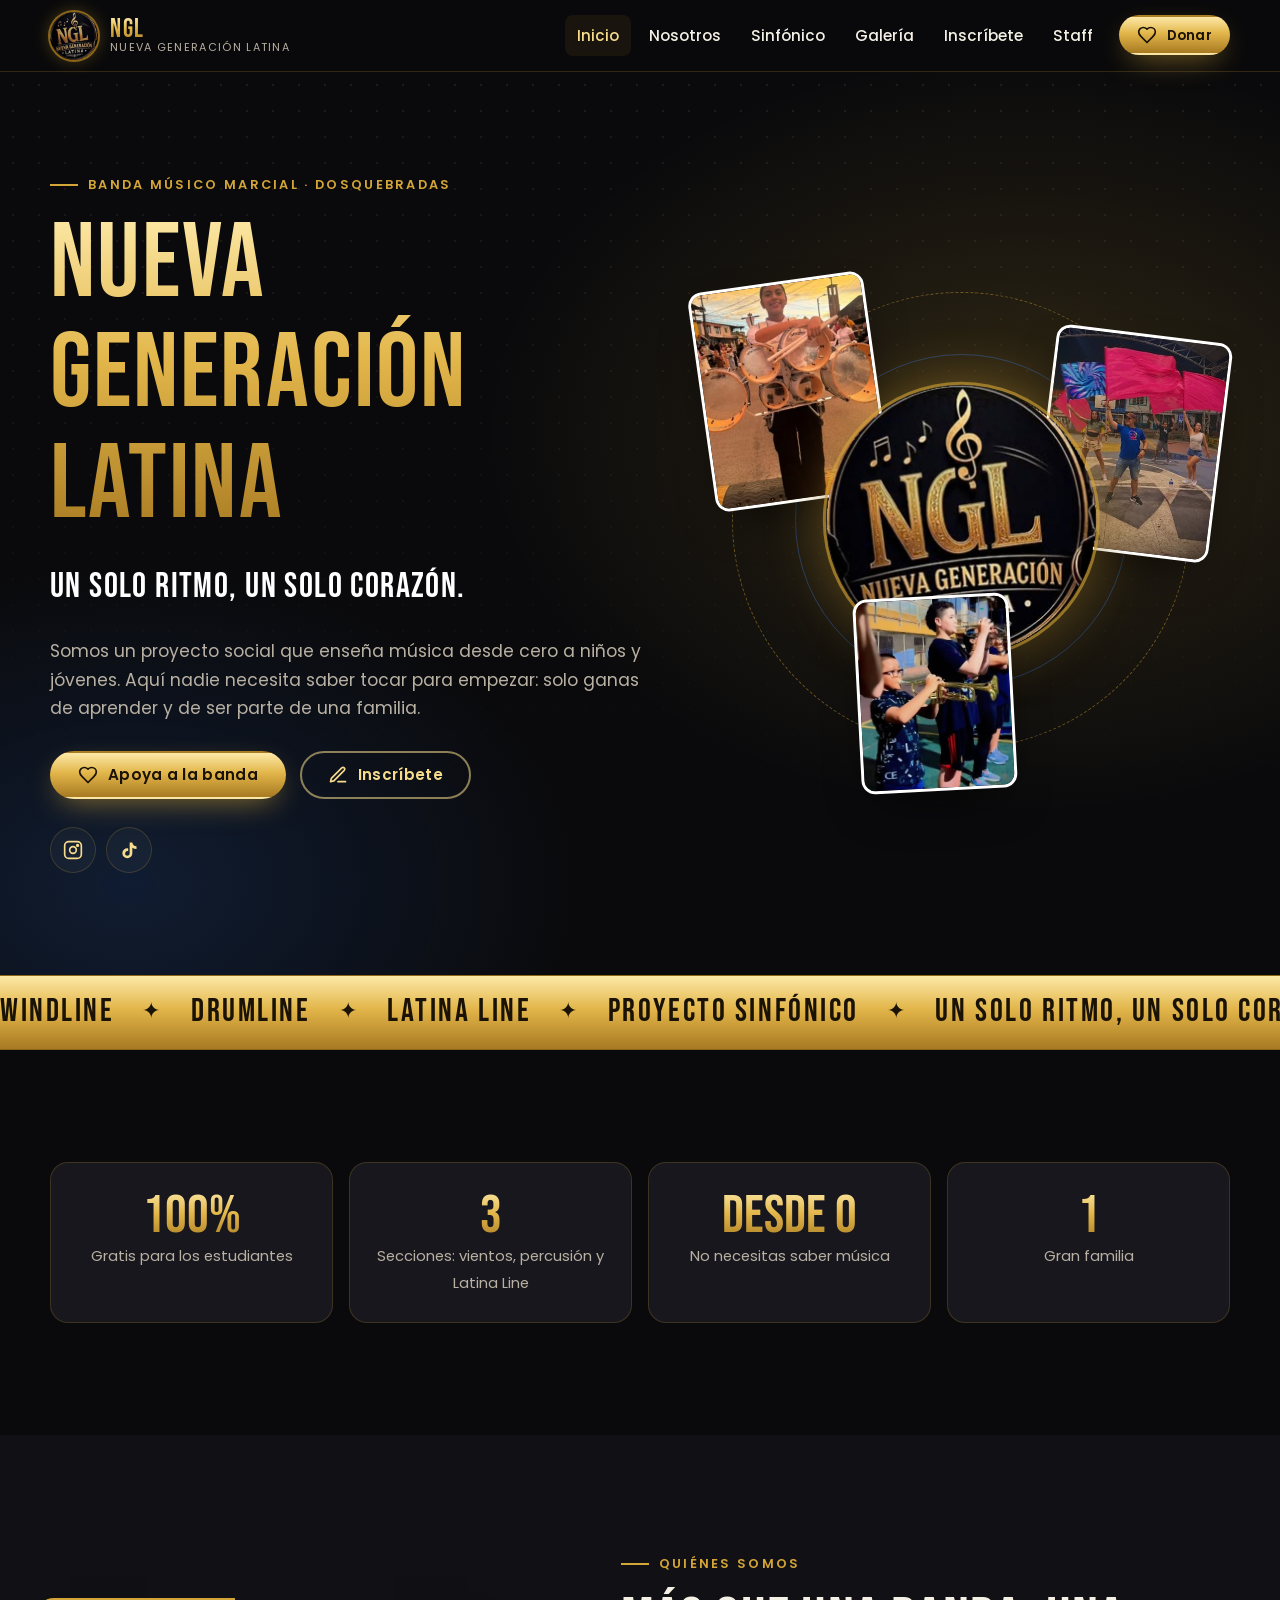
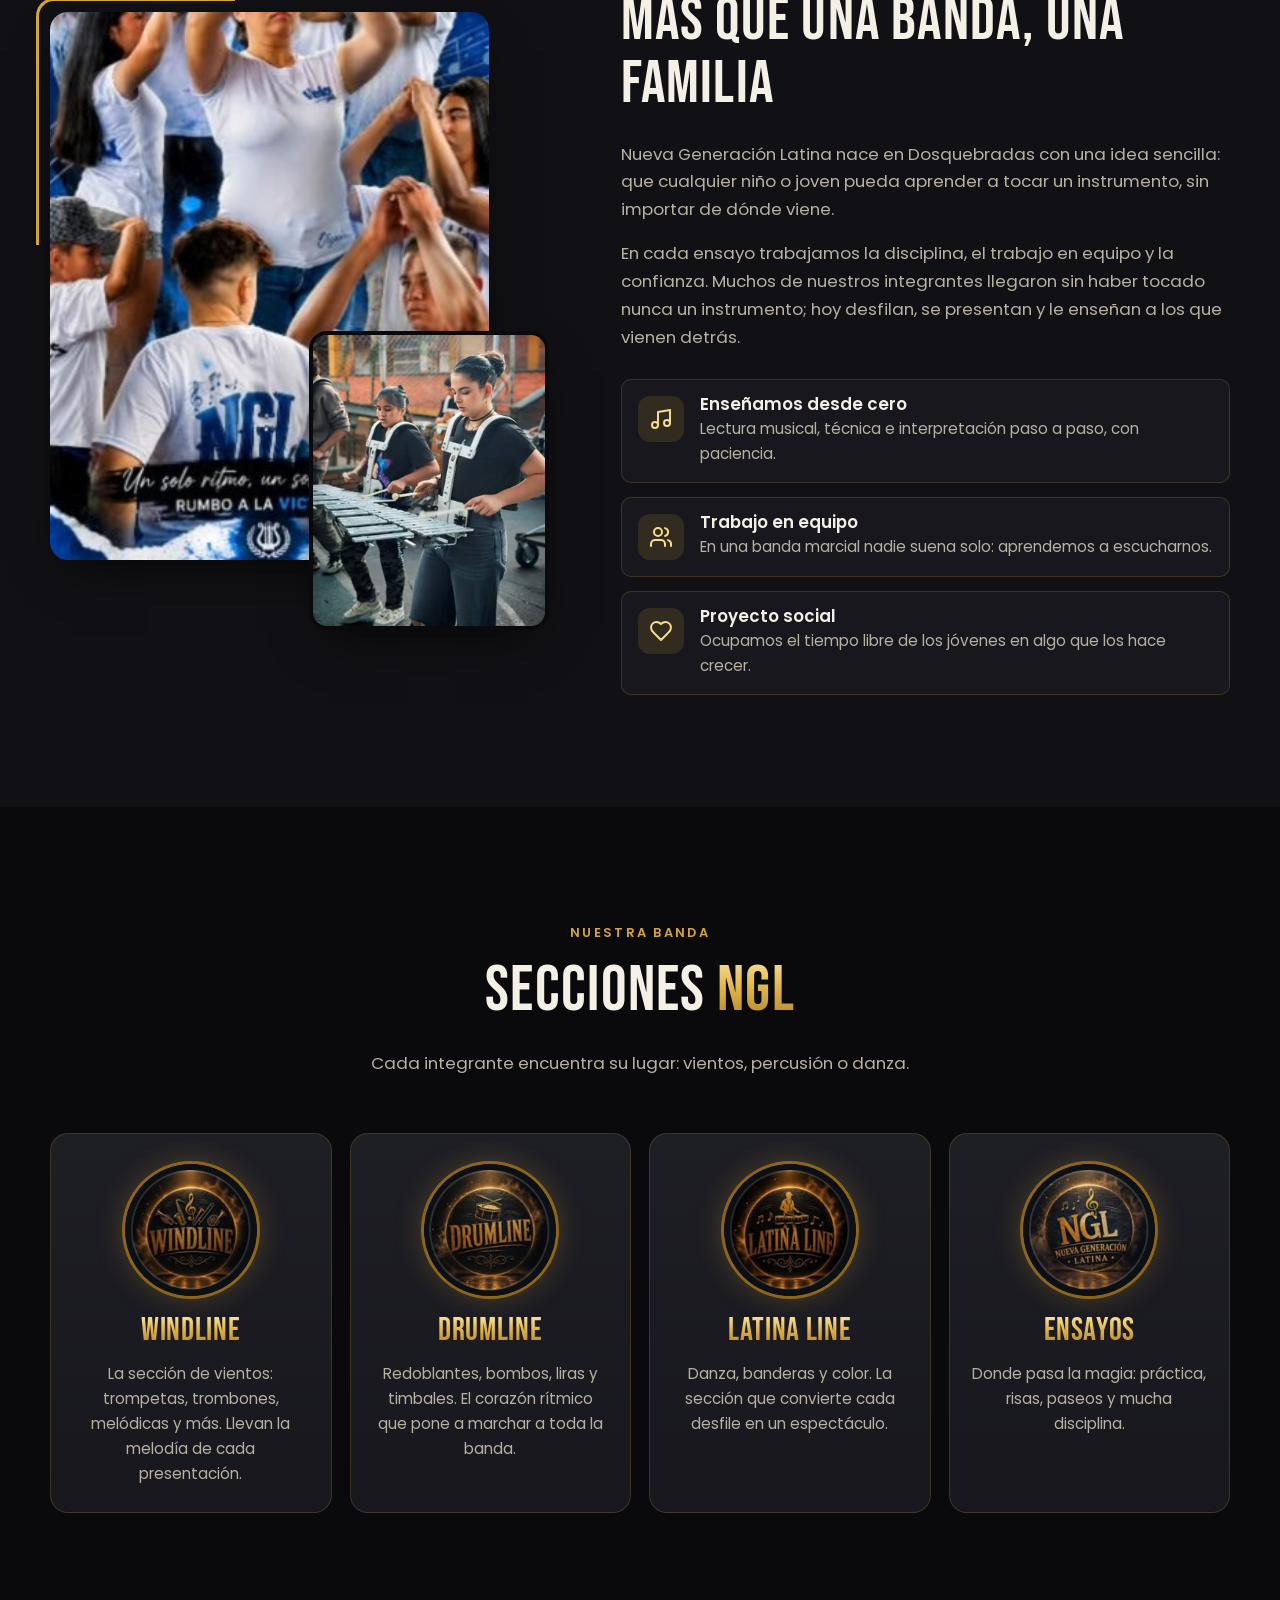
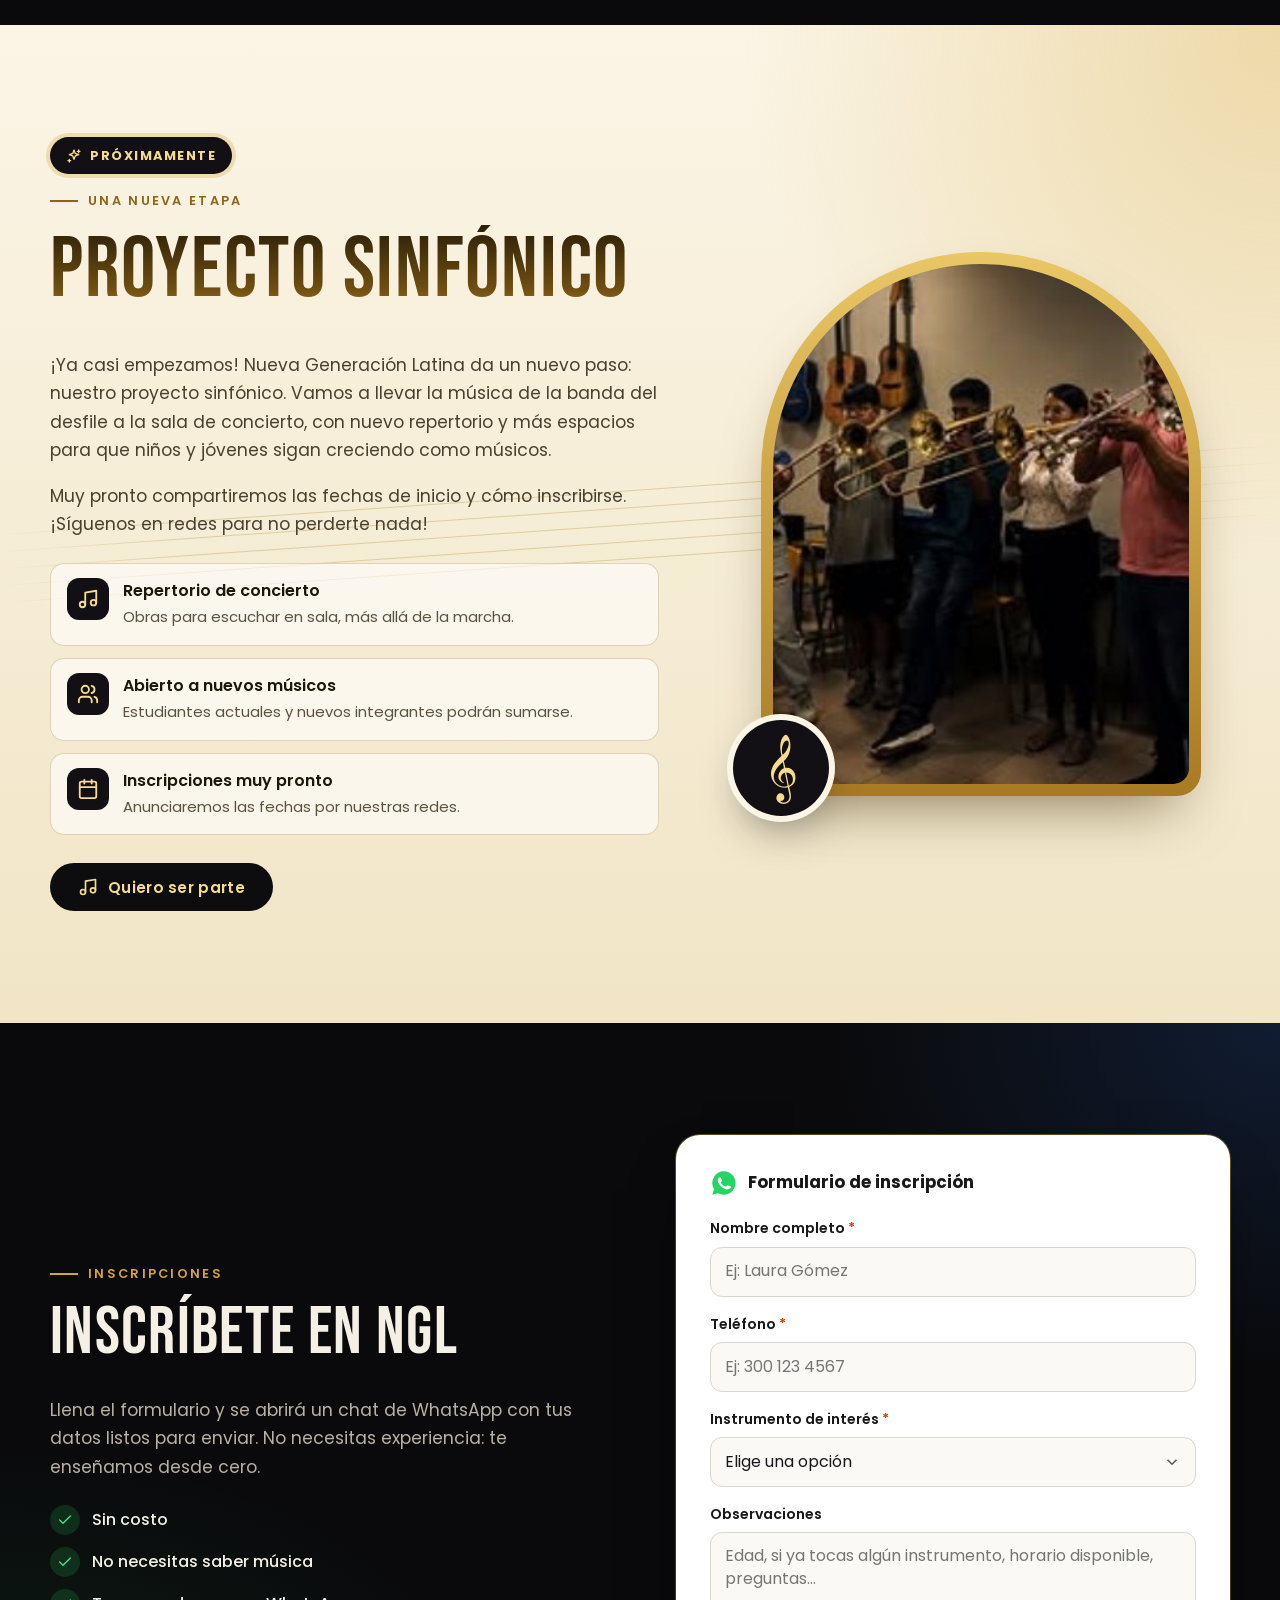
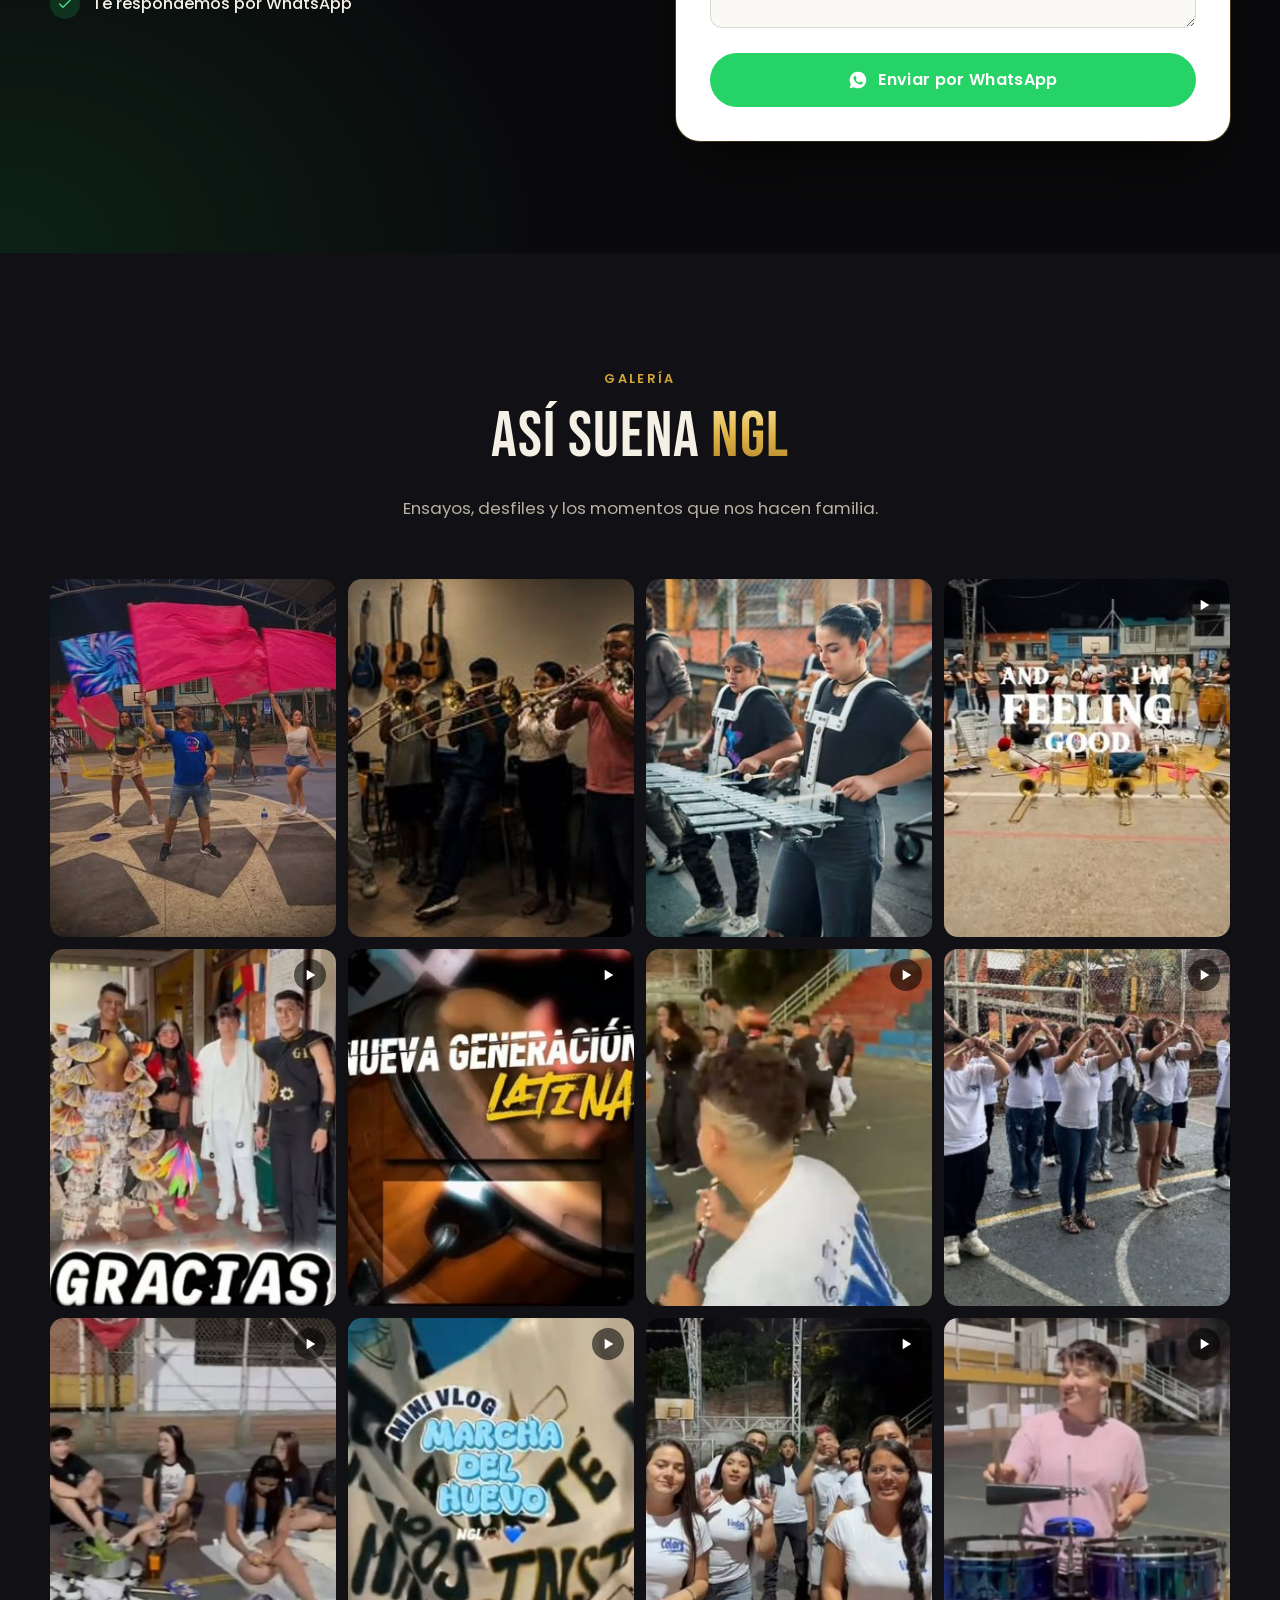
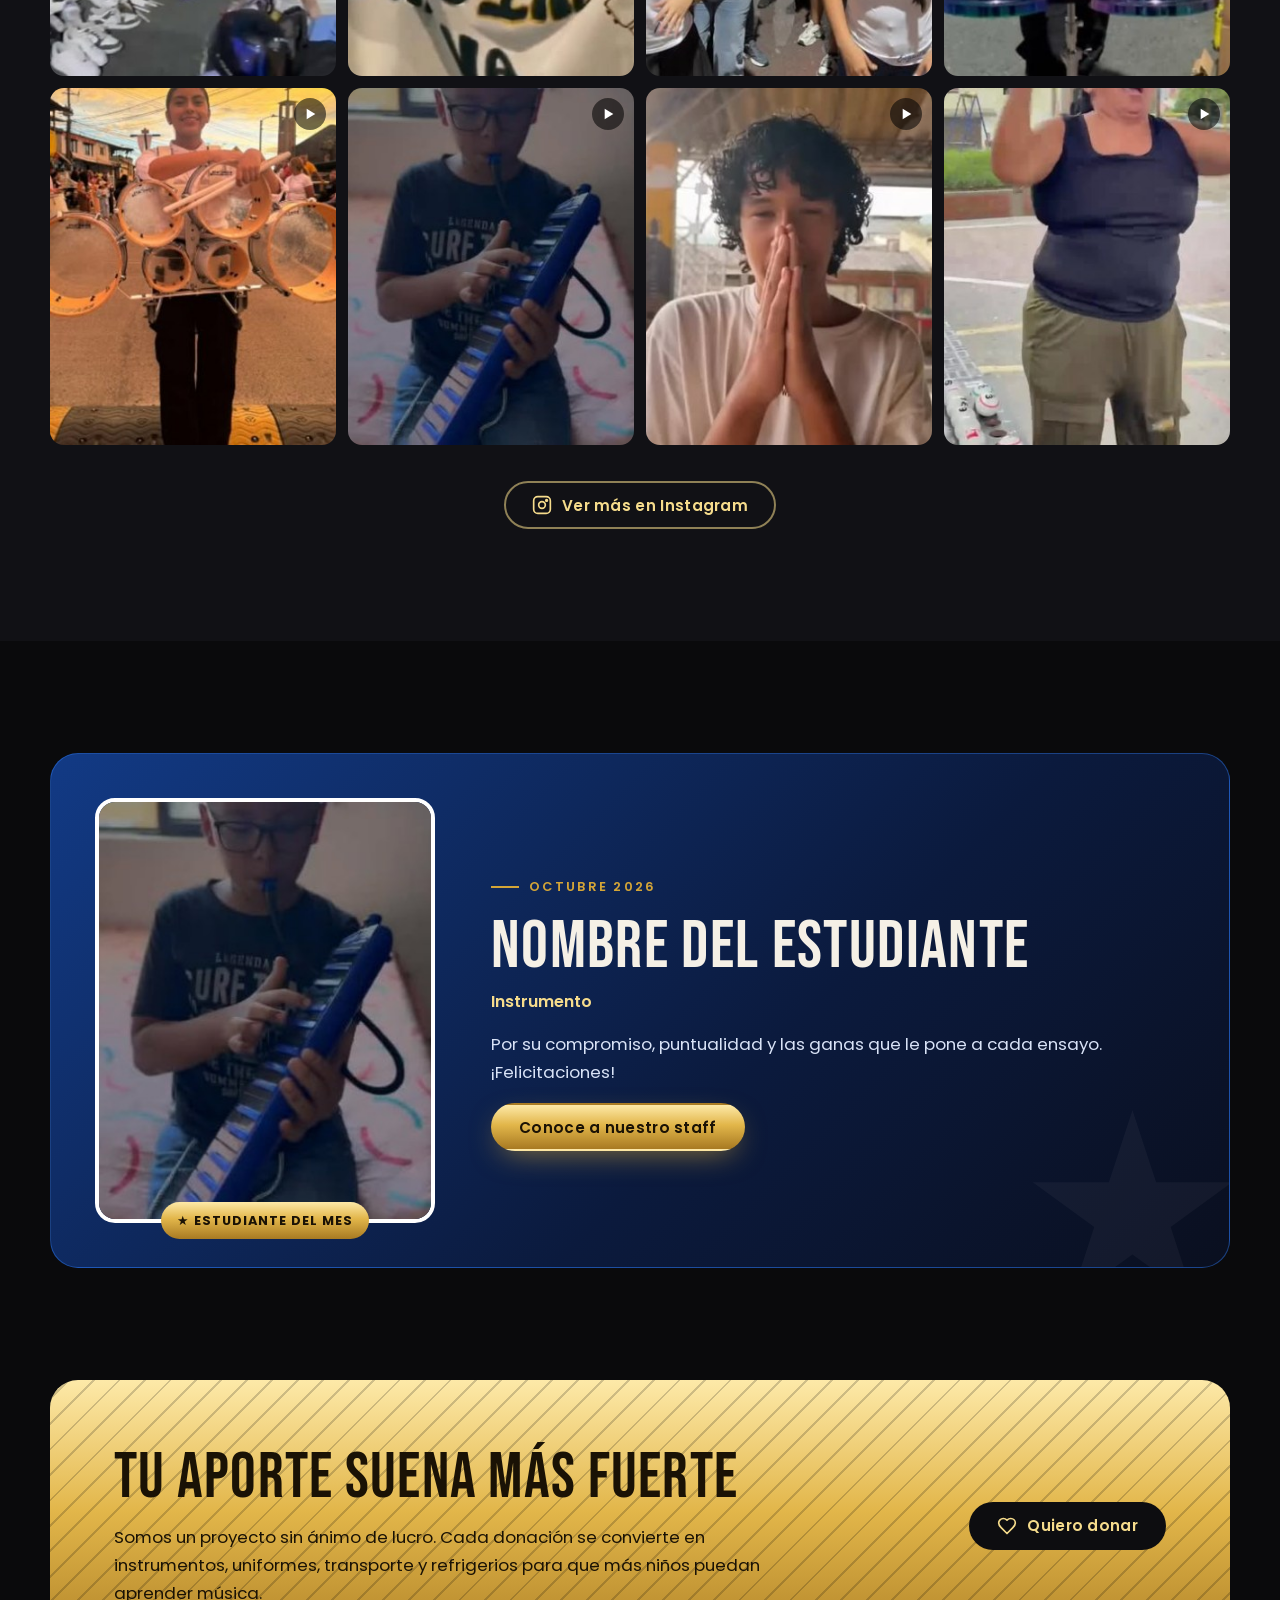
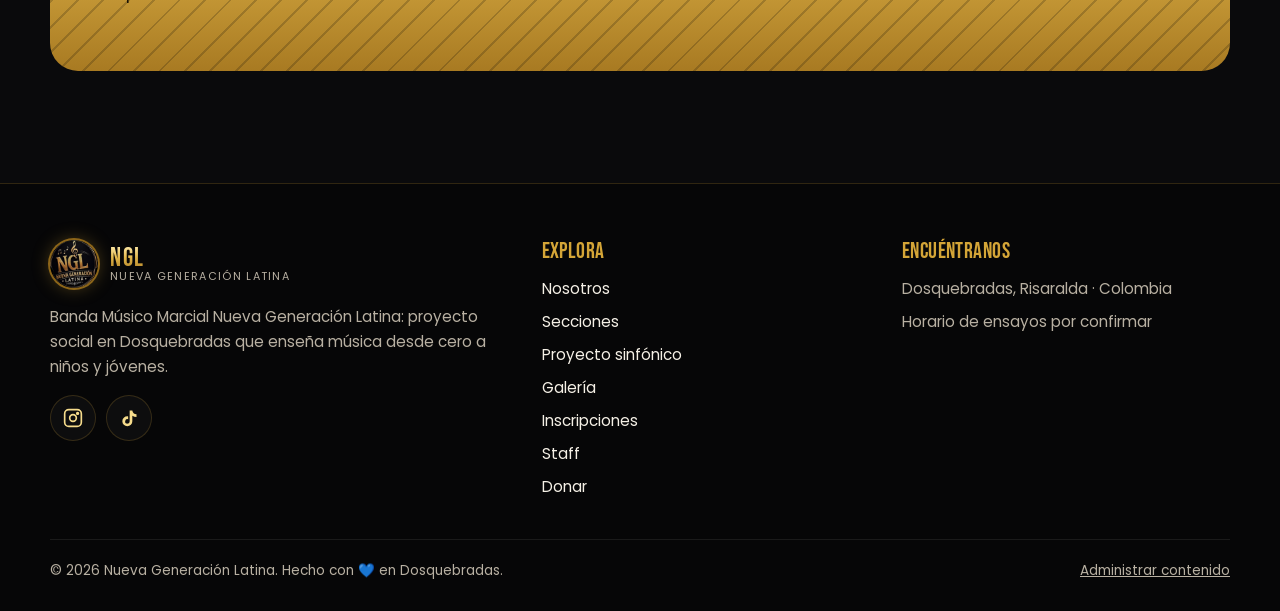
<file: index.html>
<!doctype html>
<html lang="es">
<head>
  <meta charset="utf-8">
  <meta name="viewport" content="width=device-width, initial-scale=1">
  <title>Nueva Generación Latina · Banda Músico Marcial</title>
  <meta name="description" content="Banda Músico Marcial Nueva Generación Latina: proyecto social en Dosquebradas que enseña música desde cero a niños y jóvenes.">
  <meta name="theme-color" content="#0a0a0c">
  <meta property="og:type" content="website">
  <meta property="og:title" content="Nueva Generación Latina · Banda Músico Marcial">
  <meta property="og:description" content="Banda Músico Marcial Nueva Generación Latina: proyecto social en Dosquebradas que enseña música desde cero a niños y jóvenes.">
  <meta property="og:image" content="assets/img/og.jpg">
  <link rel="icon" type="image/png" href="assets/img/logo.png">
  <link rel="apple-touch-icon" href="assets/img/logo.png">
  <link rel="preconnect" href="https://fonts.googleapis.com">
  <link rel="preconnect" href="https://fonts.gstatic.com" crossorigin>
  <link href="https://fonts.googleapis.com/css2?family=Bebas+Neue&family=Poppins:wght@400;500;600;700&display=swap" rel="stylesheet">
  <link rel="stylesheet" href="assets/css/styles.css">
</head>
<body data-page="home">
  <a class="skip-link" href="#main">Saltar al contenido</a>
  <header id="site-header" class="site-header"></header>
  <main id="main"><div class="loading">Cargando…</div></main>
  <footer id="site-footer"></footer>
  <script src="assets/js/main.js"></script>
</body>
</html>
</file>
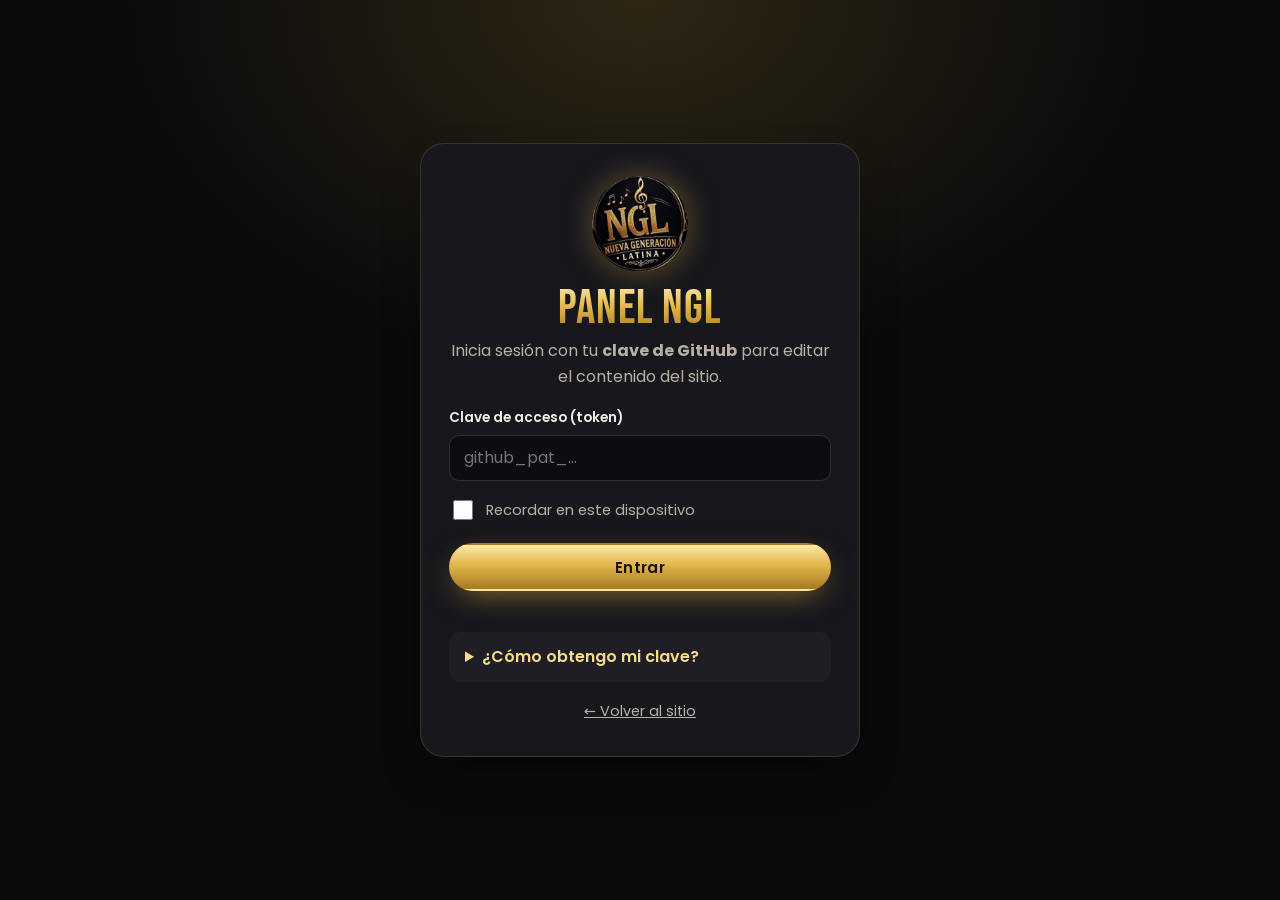
<file: admin.html>
<!doctype html>
<html lang="es">
<head>
  <meta charset="utf-8">
  <meta name="viewport" content="width=device-width, initial-scale=1">
  <title>Panel · Nueva Generación Latina</title>
  <meta name="robots" content="noindex, nofollow">
  <meta name="theme-color" content="#0a0a0c">
  <link rel="icon" type="image/png" href="assets/img/logo.png">
  <link rel="preconnect" href="https://fonts.googleapis.com">
  <link rel="preconnect" href="https://fonts.gstatic.com" crossorigin>
  <link href="https://fonts.googleapis.com/css2?family=Bebas+Neue&family=Poppins:wght@400;500;600;700&display=swap" rel="stylesheet">
  <link rel="stylesheet" href="assets/css/styles.css">
  <link rel="stylesheet" href="assets/css/admin.css">
</head>
<body class="admin">
  <!-- Inicio de sesión -->
  <section id="login" class="login">
    <form class="login-card" id="login-form" autocomplete="off">
      <img src="assets/img/logo.png" alt="" width="96" height="96">
      <h1 class="gold-text">Panel NGL</h1>
      <p>Inicia sesión con tu <strong>clave de GitHub</strong> para editar el contenido del sitio.</p>
      <label class="field">
        <span>Clave de acceso (token)</span>
        <input type="password" id="token" required placeholder="github_pat_…" autocomplete="off" spellcheck="false">
      </label>
      <label class="check"><input type="checkbox" id="remember"> Recordar en este dispositivo</label>
      <button class="btn btn-gold" type="submit" id="login-btn">Entrar</button>
      <p class="error" id="login-error" role="alert"></p>
      <details class="help">
        <summary>¿Cómo obtengo mi clave?</summary>
        <ol>
          <li>Inicia sesión en GitHub con una cuenta que tenga acceso al repositorio <code id="repo-name"></code>.</li>
          <li>Abre <a href="https://github.com/settings/personal-access-tokens/new" target="_blank" rel="noopener">Crear token (fine-grained)</a>.</li>
          <li>En <em>Repository access</em> elige <strong>Only select repositories</strong> y selecciona el repositorio.</li>
          <li>En <em>Permissions → Repository permissions</em> pon <strong>Contents: Read and write</strong>.</li>
          <li>Genera el token, cópialo y pégalo aquí. Guárdalo en un lugar seguro: no lo compartas.</li>
        </ol>
      </details>
      <a class="back" href="index.html">← Volver al sitio</a>
    </form>
  </section>

  <!-- Editor -->
  <section id="editor" class="editor hidden">
    <header class="admin-bar">
      <a class="brand" href="index.html" target="_blank" rel="noopener">
        <img src="assets/img/logo.png" alt="" width="40" height="40">
        <span class="brand-text"><strong class="gold-text">Panel NGL</strong><span id="user-name"></span></span>
      </a>
      <div class="admin-actions">
        <span class="status" id="status" aria-live="polite"></span>
        <a class="btn btn-outline btn-sm" href="index.html" target="_blank" rel="noopener">Ver sitio</a>
        <button class="btn btn-gold btn-sm" id="publish" disabled>Publicar cambios</button>
        <button class="btn btn-sm btn-ghost" id="logout">Salir</button>
      </div>
    </header>
    <div class="admin-layout">
      <nav class="tabs" id="tabs" aria-label="Secciones del contenido"></nav>
      <div class="panel" id="panel"></div>
    </div>
  </section>

  <div class="toast" id="toast" role="status"></div>

  <script src="assets/js/config.js"></script>
  <script src="assets/js/admin.js"></script>
</body>
</html>
</file>
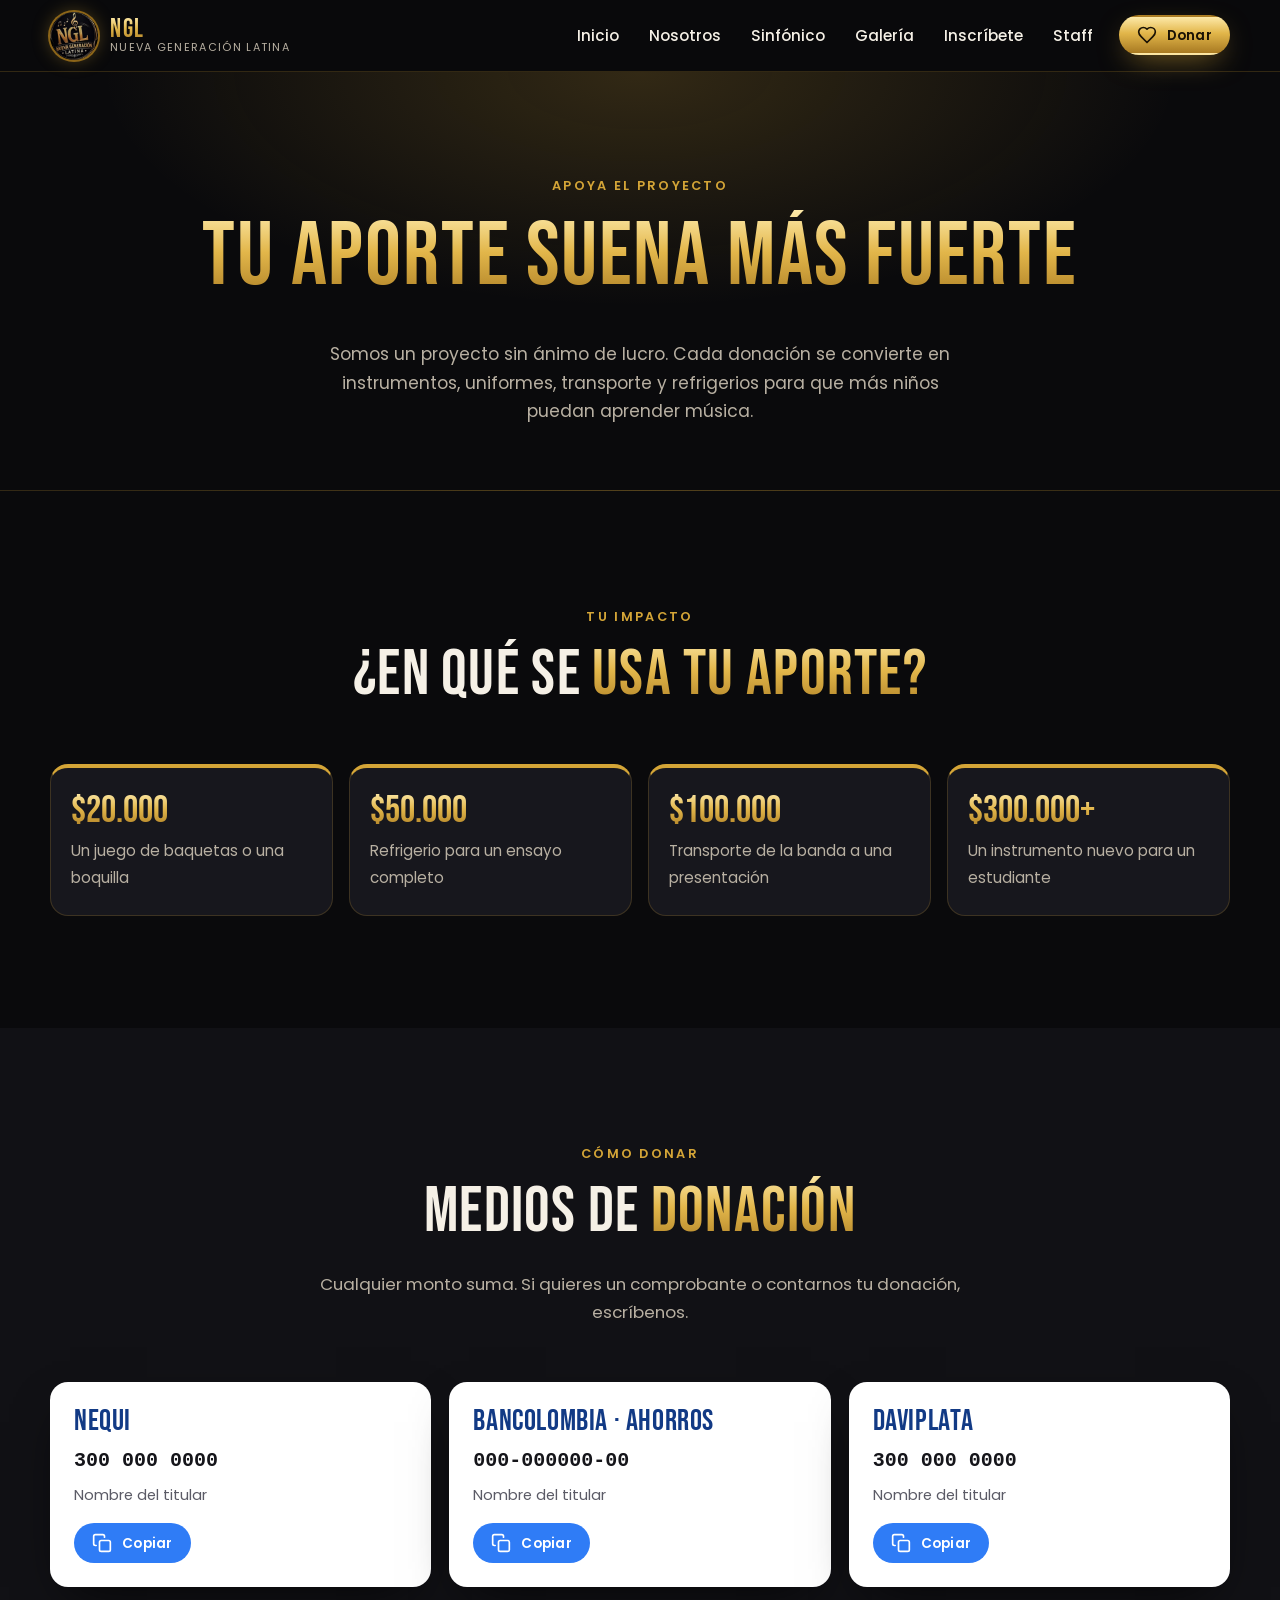
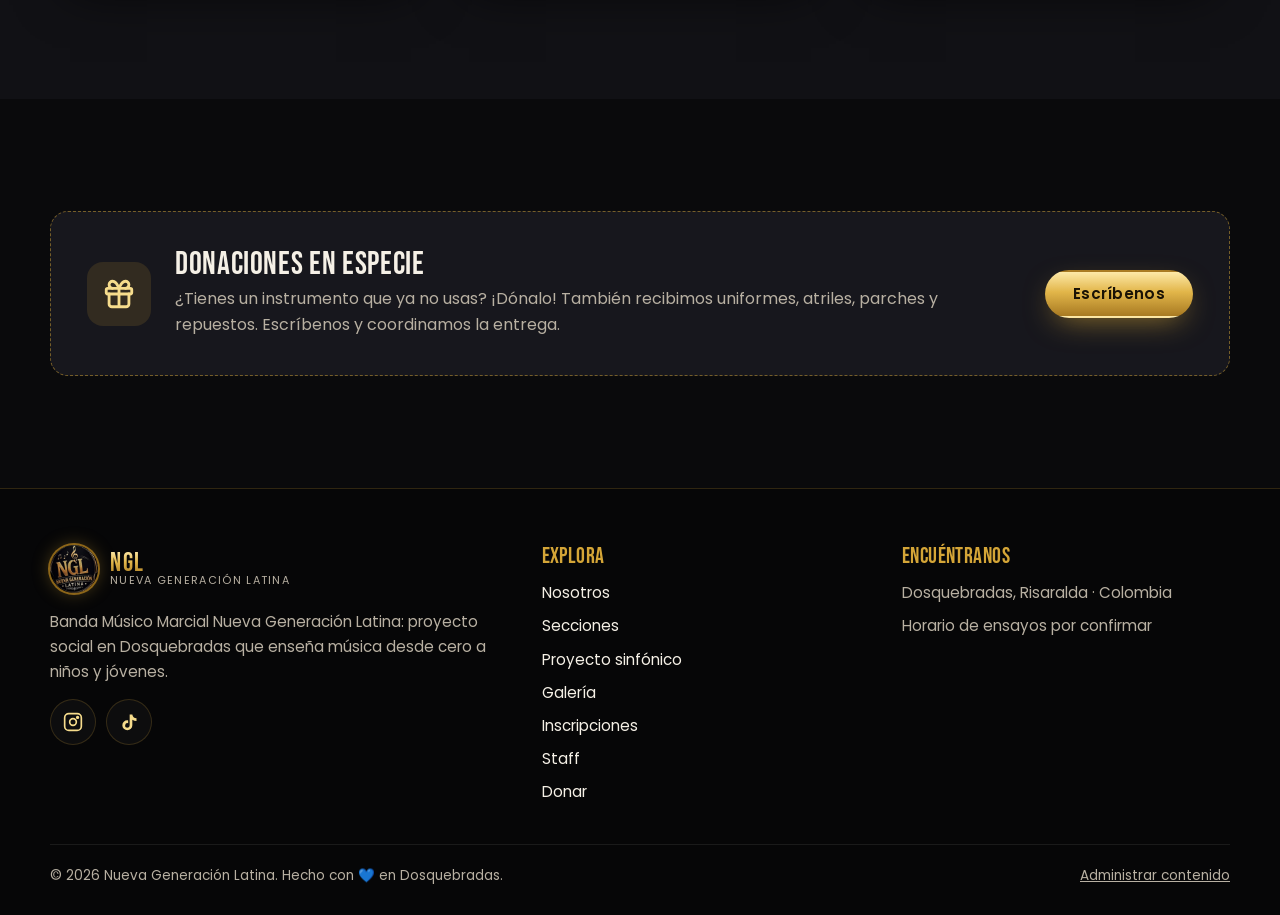
<file: donar.html>
<!doctype html>
<html lang="es">
<head>
  <meta charset="utf-8">
  <meta name="viewport" content="width=device-width, initial-scale=1">
  <title>Donar · Nueva Generación Latina</title>
  <meta name="description" content="Apoya a la Banda Músico Marcial Nueva Generación Latina: instrumentos, uniformes y transporte para niños y jóvenes de Dosquebradas.">
  <meta name="theme-color" content="#0a0a0c">
  <meta property="og:type" content="website">
  <meta property="og:title" content="Donar · Nueva Generación Latina">
  <meta property="og:description" content="Apoya a la Banda Músico Marcial Nueva Generación Latina: instrumentos, uniformes y transporte para niños y jóvenes de Dosquebradas.">
  <meta property="og:image" content="assets/img/og.jpg">
  <link rel="icon" type="image/png" href="assets/img/logo.png">
  <link rel="apple-touch-icon" href="assets/img/logo.png">
  <link rel="preconnect" href="https://fonts.googleapis.com">
  <link rel="preconnect" href="https://fonts.gstatic.com" crossorigin>
  <link href="https://fonts.googleapis.com/css2?family=Bebas+Neue&family=Poppins:wght@400;500;600;700&display=swap" rel="stylesheet">
  <link rel="stylesheet" href="assets/css/styles.css">
</head>
<body data-page="donar">
  <a class="skip-link" href="#main">Saltar al contenido</a>
  <header id="site-header" class="site-header"></header>
  <main id="main"><div class="loading">Cargando…</div></main>
  <footer id="site-footer"></footer>
  <script src="assets/js/main.js"></script>
</body>
</html>
</file>
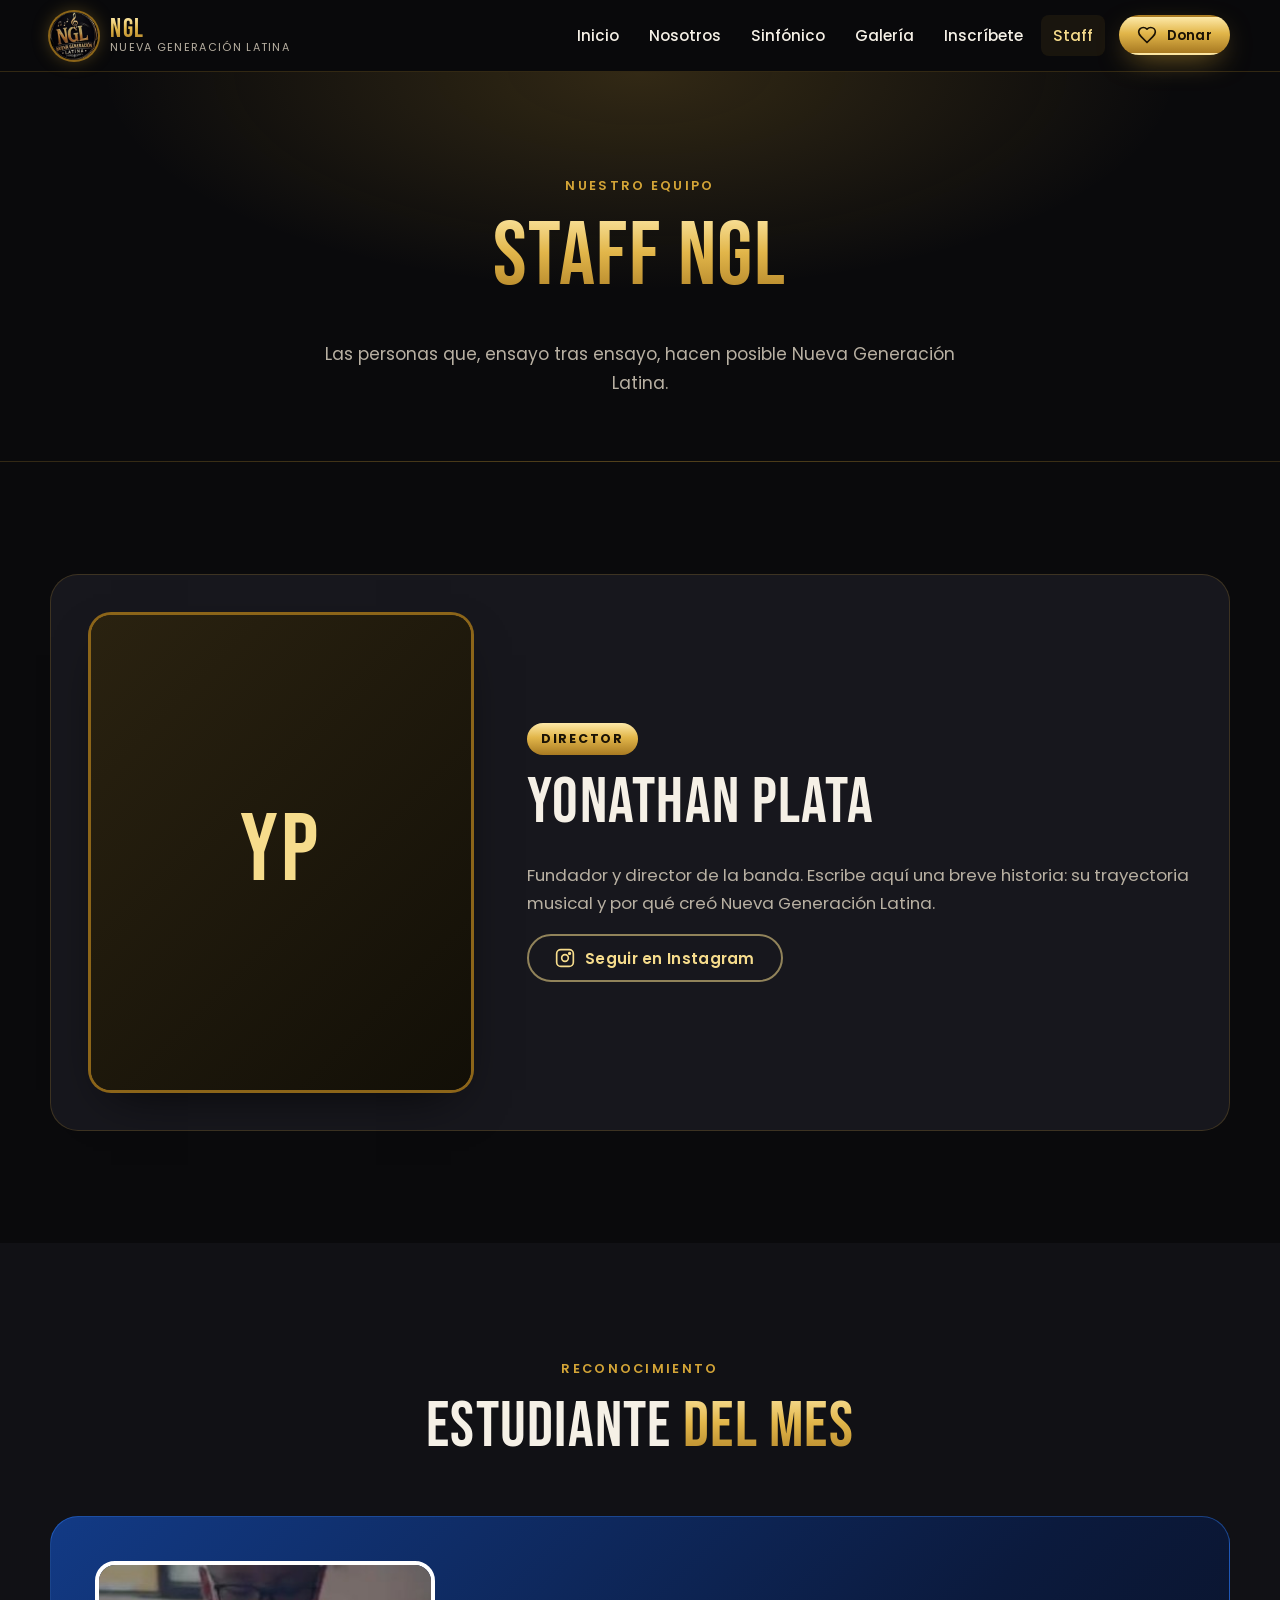
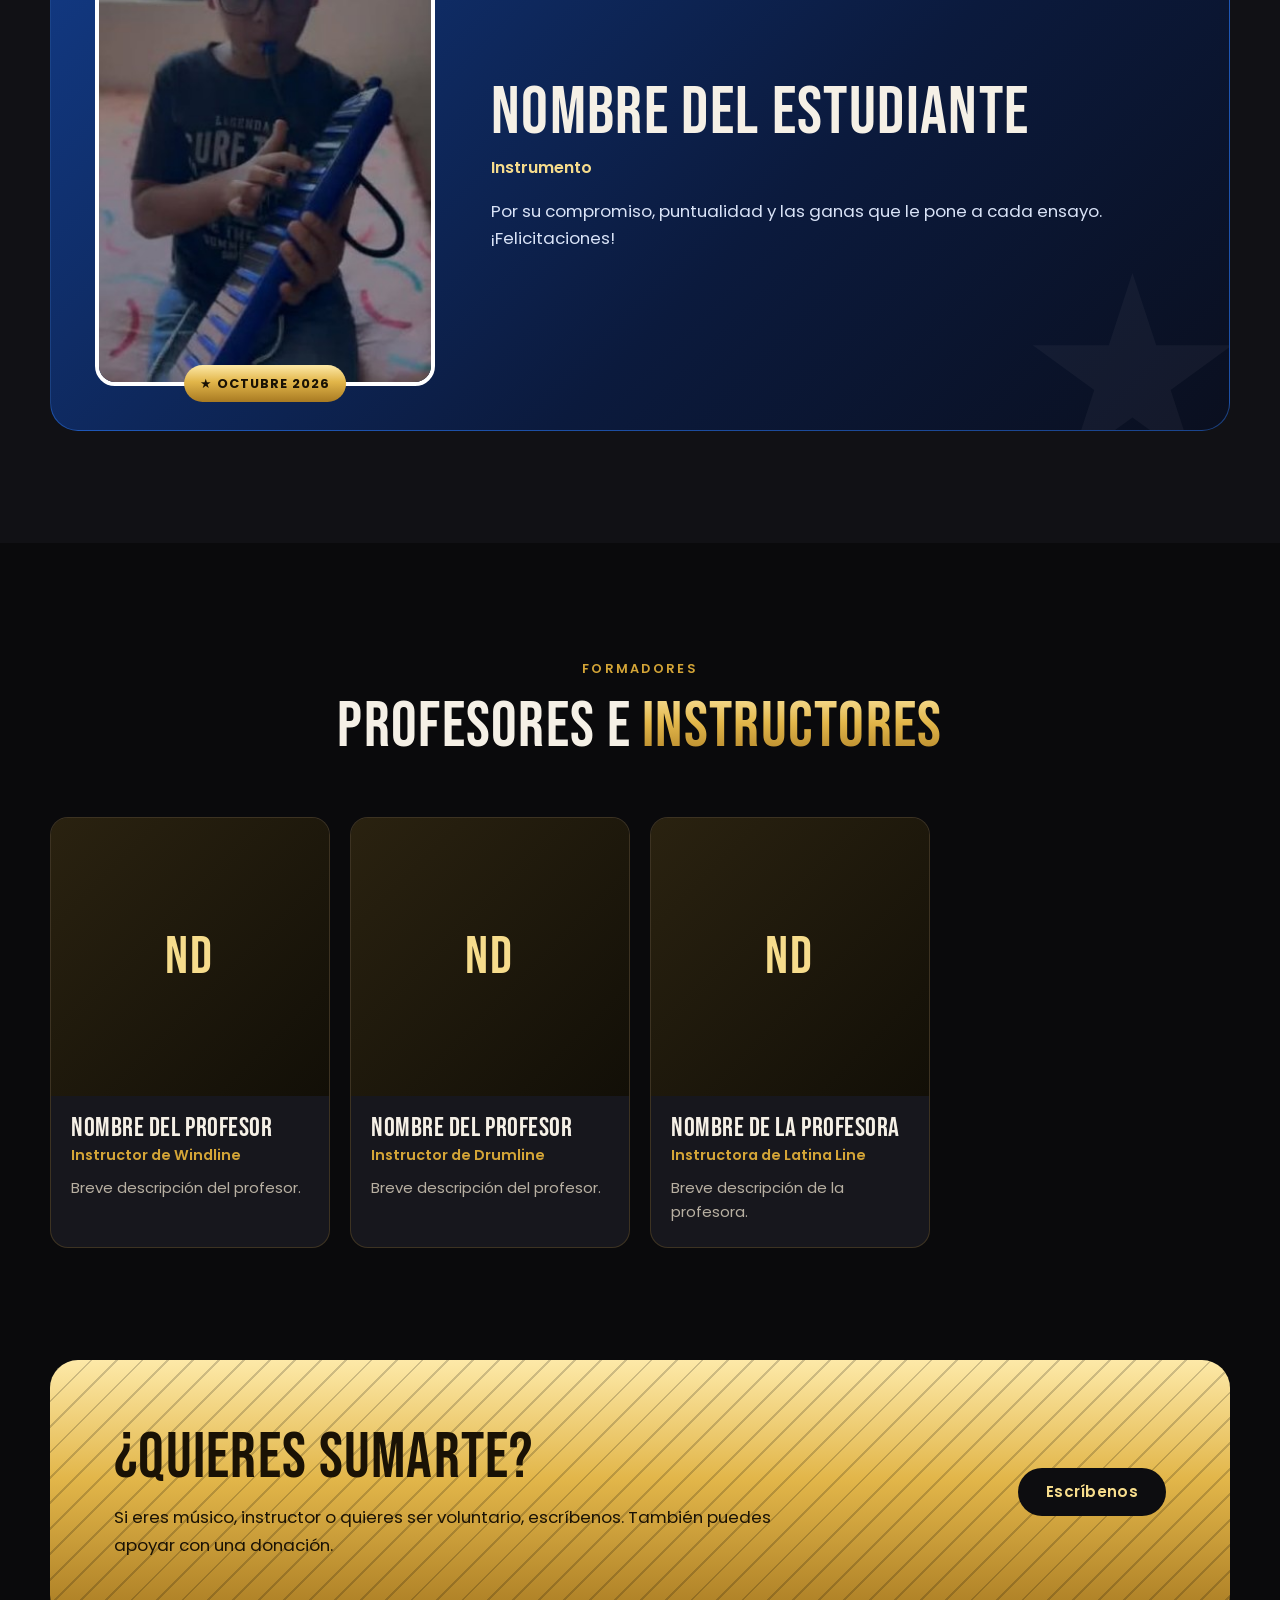
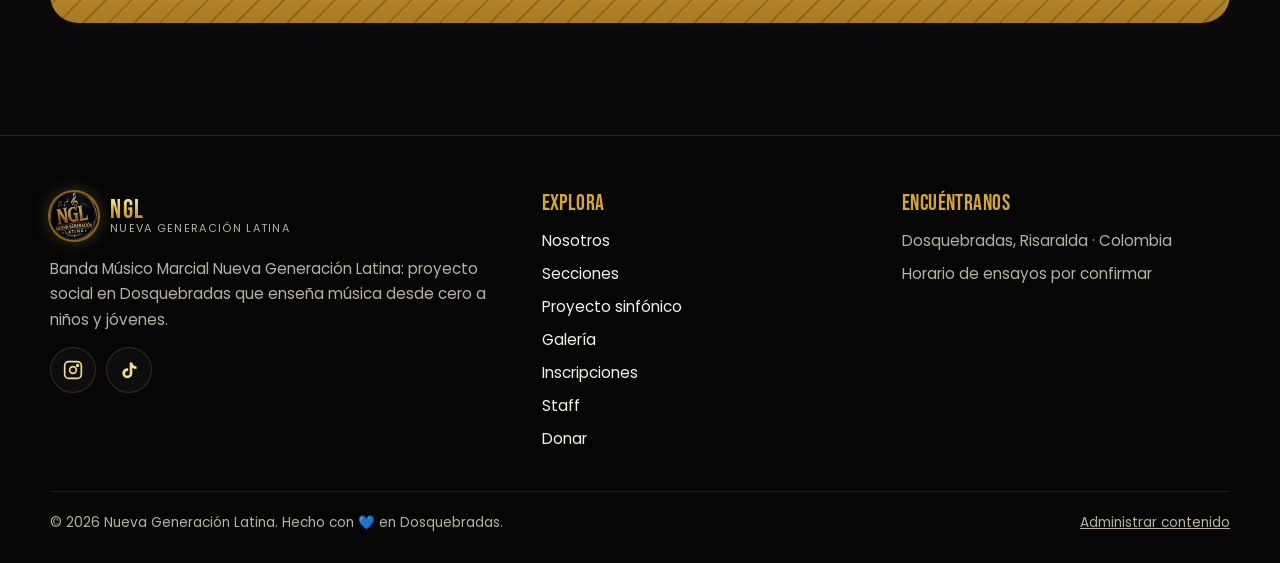
<file: staff.html>
<!doctype html>
<html lang="es">
<head>
  <meta charset="utf-8">
  <meta name="viewport" content="width=device-width, initial-scale=1">
  <title>Staff · Nueva Generación Latina</title>
  <meta name="description" content="Conoce al director, los profesores y el estudiante del mes de la Banda Músico Marcial Nueva Generación Latina.">
  <meta name="theme-color" content="#0a0a0c">
  <meta property="og:type" content="website">
  <meta property="og:title" content="Staff · Nueva Generación Latina">
  <meta property="og:description" content="Conoce al director, los profesores y el estudiante del mes de la Banda Músico Marcial Nueva Generación Latina.">
  <meta property="og:image" content="assets/img/og.jpg">
  <link rel="icon" type="image/png" href="assets/img/logo.png">
  <link rel="apple-touch-icon" href="assets/img/logo.png">
  <link rel="preconnect" href="https://fonts.googleapis.com">
  <link rel="preconnect" href="https://fonts.gstatic.com" crossorigin>
  <link href="https://fonts.googleapis.com/css2?family=Bebas+Neue&family=Poppins:wght@400;500;600;700&display=swap" rel="stylesheet">
  <link rel="stylesheet" href="assets/css/styles.css">
</head>
<body data-page="staff">
  <a class="skip-link" href="#main">Saltar al contenido</a>
  <header id="site-header" class="site-header"></header>
  <main id="main"><div class="loading">Cargando…</div></main>
  <footer id="site-footer"></footer>
  <script src="assets/js/main.js"></script>
</body>
</html>
</file>
<file: assets/css/styles.css>
/* ==========================================================
   Nueva Generación Latina — estilos del sitio
   Paleta tomada del logo (negro + dorado) y de los
   uniformes (azul + blanco).
   ========================================================== */
:root {
  --bg: #0a0a0c;
  --bg-2: #111115;
  --card: #17171d;
  --card-2: #1e1e25;
  --line: rgba(212, 165, 55, 0.2);
  --text: #f5f0e6;
  --muted: #b8b0a2;
  --gold: #d4a537;
  --gold-light: #f6dc8c;
  --gold-dark: #8c6519;
  --blue: #2f7cf6;
  --blue-dark: #123a85;
  --white: #ffffff;
  --radius: 18px;
  --radius-sm: 10px;
  --shadow: 0 20px 50px -20px rgba(0, 0, 0, 0.8);
  --gold-grad: linear-gradient(180deg, #fde9a8 0%, #e2b64a 45%, #a87a22 100%);
  --font-display: "Bebas Neue", "Oswald", Impact, sans-serif;
  --font-body: "Poppins", system-ui, -apple-system, "Segoe UI", sans-serif;
  --container: 1180px;
  --header-h: 72px;
}

*, *::before, *::after { box-sizing: border-box; }
html { scroll-behavior: smooth; scroll-padding-top: var(--header-h); -webkit-text-size-adjust: 100%; }
body {
  margin: 0;
  background: var(--bg);
  color: var(--text);
  font-family: var(--font-body);
  font-size: 16px;
  line-height: 1.65;
  overflow-x: hidden;
}
img { max-width: 100%; display: block; }
a { color: var(--gold-light); }
h1, h2, h3, h4 { font-family: var(--font-display); font-weight: 400; letter-spacing: 0.02em; line-height: 1.05; margin: 0 0 0.4em; }
p { margin: 0 0 1em; }
:focus-visible { outline: 3px solid var(--gold-light); outline-offset: 3px; border-radius: 6px; }

.container { width: min(100% - 32px, var(--container)); margin-inline: auto; }
.skip-link { position: absolute; left: -999px; top: 8px; background: var(--gold); color: #000; padding: 8px 14px; border-radius: 8px; z-index: 100; }
.skip-link:focus { left: 8px; }

.gold-text {
  background: var(--gold-grad);
  -webkit-background-clip: text;
  background-clip: text;
  color: transparent;
}
.eyebrow {
  display: inline-flex; align-items: center; gap: 10px;
  font-size: 0.8rem; font-weight: 600; letter-spacing: 0.18em; text-transform: uppercase;
  color: var(--gold);
  margin-bottom: 14px;
}
.eyebrow::before { content: ""; width: 28px; height: 2px; background: var(--gold); }

/* ---------- Botones ---------- */
.btn {
  display: inline-flex; align-items: center; justify-content: center; gap: 10px;
  min-height: 48px; padding: 12px 26px;
  border-radius: 999px; border: 2px solid transparent;
  font: 600 0.95rem/1 var(--font-body); letter-spacing: 0.02em;
  text-decoration: none; cursor: pointer;
  transition: transform 0.2s ease, box-shadow 0.2s ease, background 0.2s ease, color 0.2s ease;
}
.btn svg { width: 20px; height: 20px; flex: none; }
.btn:hover { transform: translateY(-2px); }
.btn-gold { background: var(--gold-grad); color: #1a1205; box-shadow: 0 10px 30px -10px rgba(212, 165, 55, 0.7); }
.btn-gold:hover { box-shadow: 0 14px 34px -8px rgba(212, 165, 55, 0.9); }
.btn-outline { border-color: rgba(246, 220, 140, 0.55); color: var(--gold-light); background: transparent; }
.btn-outline:hover { background: rgba(212, 165, 55, 0.12); }
.btn-blue { background: var(--blue); color: #fff; }
.btn-dark { background: #0d0d10; color: var(--gold-light); }
.btn-sm { min-height: 38px; padding: 8px 16px; font-size: 0.85rem; }

/* ---------- Header ---------- */
.site-header {
  position: sticky; top: 0; z-index: 50;
  height: var(--header-h);
  background: rgba(10, 10, 12, 0.82);
  backdrop-filter: blur(12px); -webkit-backdrop-filter: blur(12px);
  border-bottom: 1px solid var(--line);
}
.site-header .container { height: 100%; display: flex; align-items: center; justify-content: space-between; gap: 16px; }
.brand { display: flex; align-items: center; gap: 12px; text-decoration: none; color: var(--text); }
.brand img { width: 48px; height: 48px; border-radius: 50%; box-shadow: 0 0 0 2px var(--gold-dark), 0 0 18px rgba(212, 165, 55, 0.35); }
.brand-text { display: flex; flex-direction: column; line-height: 1; }
.brand-text strong { font-family: var(--font-display); font-size: 1.6rem; font-weight: 400; letter-spacing: 0.06em; }
.brand-text span { font-size: 0.68rem; color: var(--muted); letter-spacing: 0.12em; text-transform: uppercase; }

.nav { display: flex; align-items: center; gap: 6px; }
.nav a:not(.btn) {
  color: var(--text); text-decoration: none; font-weight: 500; font-size: 0.95rem;
  padding: 8px 12px; border-radius: 8px; transition: color 0.2s, background 0.2s;
}
.nav a:not(.btn):hover, .nav a:not(.btn)[aria-current="page"] { color: var(--gold-light); background: rgba(212, 165, 55, 0.08); }
.nav .btn { margin-left: 8px; }
.menu-toggle { display: none; background: none; border: 0; color: var(--text); width: 48px; height: 48px; border-radius: 10px; cursor: pointer; }
.menu-toggle svg { width: 28px; height: 28px; }

@media (max-width: 1020px) {
  .menu-toggle { display: inline-flex; align-items: center; justify-content: center; }
  .nav {
    position: fixed; inset: var(--header-h) 0 auto 0;
    flex-direction: column; align-items: stretch; gap: 4px;
    padding: 16px; background: rgba(10, 10, 12, 0.97);
    border-bottom: 1px solid var(--line);
    transform: translateY(-110%); opacity: 0; visibility: hidden;
    transition: transform 0.3s ease, opacity 0.3s ease, visibility 0.3s;
  }
  .nav.open { transform: none; opacity: 1; visibility: visible; }
  .nav a:not(.btn) { padding: 14px 12px; font-size: 1.05rem; }
  .nav .btn { margin: 8px 0 0; }
}

/* ---------- Hero ---------- */
.hero {
  position: relative; overflow: hidden;
  padding: clamp(48px, 8vw, 96px) 0 clamp(56px, 8vw, 110px);
  background:
    radial-gradient(60% 60% at 80% 40%, rgba(212, 165, 55, 0.18), transparent 70%),
    radial-gradient(50% 50% at 10% 90%, rgba(47, 124, 246, 0.16), transparent 70%),
    var(--bg);
}
.hero::before {
  content: ""; position: absolute; inset: 0; pointer-events: none; opacity: 0.35;
  background-image: radial-gradient(rgba(246, 220, 140, 0.25) 1px, transparent 1px);
  background-size: 26px 26px;
  mask-image: linear-gradient(180deg, #000, transparent 85%);
  -webkit-mask-image: linear-gradient(180deg, #000, transparent 85%);
}
.hero-grid { position: relative; display: grid; grid-template-columns: 1.05fr 0.95fr; gap: 48px; align-items: center; }
.hero h1 { font-size: clamp(3.2rem, 9vw, 6.6rem); margin-bottom: 0.15em; }
.hero .tagline { font-family: var(--font-display); font-size: clamp(1.5rem, 3.4vw, 2.2rem); color: var(--white); letter-spacing: 0.04em; margin-bottom: 0.6em; }
.hero .lead { color: var(--muted); font-size: 1.08rem; max-width: 56ch; }
.hero-actions { display: flex; flex-wrap: wrap; gap: 14px; margin-top: 28px; }
.hero-social { display: flex; gap: 10px; margin-top: 28px; }

.hero-visual { position: relative; aspect-ratio: 1 / 1; max-width: 520px; width: 100%; margin-inline: auto; }
.hero-logo {
  position: absolute; left: 50%; top: 50%; width: 52%; transform: translate(-50%, -50%); z-index: 3;
  border-radius: 50%;
  box-shadow: 0 0 0 3px rgba(212, 165, 55, 0.6), 0 0 60px rgba(212, 165, 55, 0.45), var(--shadow);
  animation: float 6s ease-in-out infinite;
}
.hero-ring { position: absolute; inset: 6%; border-radius: 50%; border: 1px dashed rgba(212, 165, 55, 0.45); animation: spin 60s linear infinite; }
.hero-ring.r2 { inset: 18%; border-style: solid; border-color: rgba(47, 124, 246, 0.35); animation-direction: reverse; animation-duration: 80s; }
.hero-photo {
  position: absolute; width: 34%; aspect-ratio: 4 / 5; object-fit: cover;
  border-radius: 14px; border: 3px solid #fff; box-shadow: var(--shadow); z-index: 2;
}
.hero-photo.p1 { left: 0; top: 4%; transform: rotate(-8deg); }
.hero-photo.p2 { right: 0; top: 14%; transform: rotate(7deg); }
.hero-photo.p3 { left: 30%; bottom: -2%; transform: rotate(-3deg); z-index: 4; width: 30%; }
@keyframes float { 50% { transform: translate(-50%, calc(-50% - 12px)); } }
@keyframes spin { to { transform: rotate(360deg); } }

@media (max-width: 880px) {
  .hero-grid { grid-template-columns: 1fr; gap: 32px; }
  .hero-visual { max-width: 420px; order: -1; }
  .hero-text { text-align: center; }
  .hero .lead { margin-inline: auto; }
  .hero-actions, .hero-social { justify-content: center; }
  .hero .eyebrow::before { display: none; }
}

/* ---------- Marquesina ---------- */
.marquee { background: var(--gold-grad); color: #1a1205; overflow: hidden; border-block: 1px solid var(--gold-dark); }
.marquee-track { display: flex; width: max-content; animation: marquee 28s linear infinite; }
.marquee-track span {
  font-family: var(--font-display); font-size: clamp(1.4rem, 3vw, 2rem); letter-spacing: 0.08em;
  padding: 10px 0; white-space: nowrap; display: inline-flex; align-items: center;
}
.marquee-track span::after { content: "✦"; font-size: 0.7em; margin: 0 28px; }
@keyframes marquee { to { transform: translateX(-50%); } }

/* ---------- Secciones genéricas ---------- */
.section { padding: clamp(64px, 9vw, 112px) 0; position: relative; }
.section-alt { background: var(--bg-2); }
.section-head { max-width: 720px; margin-bottom: clamp(32px, 5vw, 56px); }
.section-head.center { text-align: center; margin-inline: auto; }
.section-head.center .eyebrow::before { display: none; }
.section-head h2 { font-size: clamp(2.4rem, 6vw, 4rem); }
.section-head p { color: var(--muted); font-size: 1.05rem; }

/* ---------- Stats ---------- */
.stats { display: grid; grid-template-columns: repeat(4, 1fr); gap: 16px; }
.stat {
  background: var(--card); border: 1px solid var(--line); border-radius: var(--radius);
  padding: 26px 20px; text-align: center;
}
.stat strong { display: block; font-family: var(--font-display); font-weight: 400; font-size: clamp(2.4rem, 5vw, 3.4rem); line-height: 1; }
.stat span { color: var(--muted); font-size: 0.92rem; }
@media (max-width: 880px) { .stats { grid-template-columns: repeat(2, 1fr); } }

/* ---------- Nosotros ---------- */
.about-grid { display: grid; grid-template-columns: 0.9fr 1.1fr; gap: clamp(32px, 6vw, 72px); align-items: center; }
.about-media { position: relative; padding: 0 12% 14% 0; }
.about-media img { border-radius: var(--radius); box-shadow: var(--shadow); aspect-ratio: 4 / 5; object-fit: cover; width: 100%; }
.about-media img.second {
  position: absolute; right: 0; bottom: 0; width: 48%; border: 4px solid var(--bg); aspect-ratio: 4 / 5;
}
.about-media::before {
  content: ""; position: absolute; left: -14px; top: -14px; width: 40%; height: 40%;
  border-top: 3px solid var(--gold); border-left: 3px solid var(--gold); border-radius: var(--radius) 0 0 0;
}
.about-text h2 { font-size: clamp(2.4rem, 5.5vw, 3.8rem); }
.about-text .body p { color: var(--muted); font-size: 1.05rem; }
.pillars { display: grid; gap: 14px; margin-top: 28px; }
.pillar { display: flex; gap: 16px; align-items: flex-start; padding: 16px; border-radius: var(--radius-sm); background: var(--card); border: 1px solid var(--line); }
.pillar-icon { flex: none; width: 46px; height: 46px; border-radius: 12px; display: grid; place-items: center; background: rgba(212, 165, 55, 0.14); color: var(--gold-light); }
.pillar-icon svg { width: 24px; height: 24px; }
.pillar h3 { font-family: var(--font-body); font-weight: 600; font-size: 1.05rem; letter-spacing: 0; margin: 0 0 2px; }
.pillar p { margin: 0; color: var(--muted); font-size: 0.95rem; }
@media (max-width: 880px) { .about-grid { grid-template-columns: 1fr; } .about-media { max-width: 460px; margin-inline: auto; } }

/* ---------- Secciones de la banda ---------- */
.band-sections { display: grid; grid-template-columns: repeat(4, 1fr); gap: 18px; }
.band-card {
  position: relative; text-align: center; padding: 30px 22px 26px;
  background: linear-gradient(180deg, var(--card-2), var(--card));
  border: 1px solid var(--line); border-radius: var(--radius);
  transition: transform 0.3s ease, border-color 0.3s ease;
}
.band-card:hover { transform: translateY(-6px); border-color: rgba(212, 165, 55, 0.55); }
.band-card img {
  width: 132px; height: 132px; margin: 0 auto 18px; border-radius: 50%; object-fit: cover;
  box-shadow: 0 0 0 3px var(--gold-dark), 0 0 30px rgba(212, 165, 55, 0.3);
}
.band-card h3 { font-size: 2rem; }
.band-card p { color: var(--muted); font-size: 0.95rem; margin: 0; }
@media (max-width: 1000px) { .band-sections { grid-template-columns: repeat(2, 1fr); } }
@media (max-width: 520px) { .band-sections { grid-template-columns: 1fr; } }

/* ---------- Proyecto sinfónico ---------- */
.symphonic {
  overflow: hidden; color: #1d1708;
  background:
    radial-gradient(70% 90% at 100% 0%, rgba(212, 165, 55, 0.35), transparent 60%),
    linear-gradient(180deg, #fbf5e6, #f1e5c6);
}
.staff-lines {
  position: absolute; left: 0; right: 0; top: 50%; transform: translateY(-50%) rotate(-4deg);
  display: grid; gap: 16px; pointer-events: none; opacity: 0.35;
}
.staff-lines span { display: block; height: 1px; background: linear-gradient(90deg, transparent, #b8902f 15%, #b8902f 85%, transparent); }
.symphonic-grid { position: relative; display: grid; grid-template-columns: 1.1fr 0.9fr; gap: clamp(32px, 6vw, 72px); align-items: center; }
.soon-badge {
  display: inline-flex; align-items: center; gap: 8px; margin-bottom: 16px;
  padding: 8px 16px; border-radius: 999px; background: #121014; color: var(--gold-light);
  font-size: 0.8rem; font-weight: 700; letter-spacing: 0.12em; text-transform: uppercase;
  box-shadow: 0 0 0 4px rgba(212, 165, 55, 0.3);
  animation: pulse 2.4s ease-in-out infinite;
}
.soon-badge svg { width: 16px; height: 16px; }
@keyframes pulse { 50% { box-shadow: 0 0 0 9px rgba(212, 165, 55, 0.08); } }
.symphonic .eyebrow { display: flex; color: #8c6519; }
.symphonic .eyebrow::before { background: #8c6519; }
.symphonic h2 {
  font-size: clamp(3rem, 8vw, 5.4rem);
  background: linear-gradient(180deg, #2a1f08 0%, #6e4e12 70%, #a87a22 100%);
  -webkit-background-clip: text; background-clip: text; color: transparent;
}
.symphonic .body p { color: #4a4030; font-size: 1.08rem; }
.symphonic-highlights { list-style: none; padding: 0; margin: 24px 0 28px; display: grid; gap: 12px; }
.symphonic-highlights li {
  display: flex; gap: 14px; align-items: flex-start; padding: 14px 16px; border-radius: 14px;
  background: rgba(255, 255, 255, 0.6); border: 1px solid rgba(140, 101, 25, 0.25);
}
.hl-icon { flex: none; width: 42px; height: 42px; border-radius: 12px; display: grid; place-items: center; background: #121014; color: var(--gold-light); }
.hl-icon svg { width: 22px; height: 22px; }
.symphonic-highlights strong { display: block; font-weight: 600; }
.symphonic-highlights li span:not(.hl-icon) { color: #5c5240; font-size: 0.93rem; }
.symphonic-media { position: relative; max-width: 440px; width: 100%; margin-inline: auto; }
.symphonic-media .frame {
  padding: 12px; border-radius: 220px 220px 24px 24px; background: linear-gradient(180deg, #e9c766, #a87a22);
  box-shadow: 0 30px 60px -25px rgba(60, 40, 0, 0.6);
}
.symphonic-media img { width: 100%; aspect-ratio: 4 / 5; object-fit: cover; border-radius: 210px 210px 16px 16px; }
.symphonic-media .clef {
  position: absolute; left: -28px; bottom: -20px; width: 96px; height: 96px; border-radius: 50%;
  display: grid; place-items: center; background: #121014; color: var(--gold-light);
  font-size: 3.6rem; line-height: 1; box-shadow: 0 0 0 6px #fbf5e6, var(--shadow);
}
@media (max-width: 880px) {
  .symphonic-grid { grid-template-columns: 1fr; }
  .staff-lines { display: none; }
  .symphonic-media { max-width: 340px; order: -1; }
  .symphonic-media .clef { left: -8px; width: 76px; height: 76px; font-size: 2.8rem; }
}

/* ---------- Inscripción ---------- */
.signup {
  background:
    radial-gradient(60% 70% at 0% 100%, rgba(37, 211, 102, 0.12), transparent 70%),
    radial-gradient(50% 60% at 100% 0%, rgba(47, 124, 246, 0.16), transparent 70%),
    var(--bg);
}
.signup-grid { display: grid; grid-template-columns: 1fr 1fr; gap: clamp(32px, 6vw, 72px); align-items: center; }
.signup-text h2 { font-size: clamp(2.6rem, 6vw, 4.2rem); }
.signup-text p { color: var(--muted); font-size: 1.08rem; }
.perks { list-style: none; padding: 0; margin: 24px 0 0; display: grid; gap: 12px; }
.perks li { display: flex; align-items: center; gap: 12px; font-weight: 500; }
.perks li span { flex: none; width: 30px; height: 30px; border-radius: 50%; display: grid; place-items: center; background: rgba(37, 211, 102, 0.16); color: #4be08a; }
.perks svg { width: 16px; height: 16px; }
.signup-form {
  background: #fff; color: #17171c; border-radius: 24px; padding: clamp(22px, 4vw, 34px);
  box-shadow: 0 30px 60px -25px rgba(0, 0, 0, 0.9), 0 0 0 1px rgba(212, 165, 55, 0.4);
}
.form-head { display: flex; align-items: center; gap: 10px; margin-bottom: 20px; font-weight: 700; font-size: 1.05rem; }
.form-head svg { width: 28px; height: 28px; color: #25d366; }
.form-field { display: block; margin-bottom: 16px; }
.form-field > span { display: block; font-size: 0.88rem; font-weight: 600; margin-bottom: 6px; }
.form-field em { color: #c2410c; font-style: normal; }
.form-field input, .form-field select, .form-field textarea {
  width: 100%; min-height: 50px; padding: 12px 14px; border-radius: 12px;
  border: 1.5px solid #d9d6cf; background: #faf9f6; color: #17171c;
  font: 400 1rem/1.4 var(--font-body); appearance: none; -webkit-appearance: none;
  transition: border-color 0.2s, box-shadow 0.2s;
}
.form-field select {
  background-image: url("data:image/svg+xml,%3Csvg xmlns='http://www.w3.org/2000/svg' viewBox='0 0 24 24' fill='none' stroke='%23555' stroke-width='2'%3E%3Cpath d='M6 9l6 6 6-6'/%3E%3C/svg%3E");
  background-repeat: no-repeat; background-position: right 14px center; background-size: 18px; padding-right: 42px;
}
.form-field textarea { resize: vertical; min-height: 96px; }
.form-field input:focus, .form-field select:focus, .form-field textarea:focus { outline: none; border-color: var(--gold); box-shadow: 0 0 0 4px rgba(212, 165, 55, 0.25); }
.form-field .err { display: none; color: #b91c1c; font-size: 0.82rem; margin-top: 4px; }
.form-field.invalid input, .form-field.invalid select { border-color: #dc2626; }
.form-field.invalid .err { display: block; }
.btn-whatsapp { width: 100%; background: #25d366; color: #fff; font-size: 1rem; min-height: 54px; }
.btn-whatsapp:hover { background: #1ebe5b; box-shadow: 0 12px 28px -10px rgba(37, 211, 102, 0.7); }
.form-note { margin: 12px 0 0; font-size: 0.9rem; color: #15803d; text-align: center; }
.form-note:empty { display: none; }
@media (max-width: 880px) { .signup-grid { grid-template-columns: 1fr; } }

/* ---------- Galería ---------- */
.gallery { display: grid; grid-template-columns: repeat(4, 1fr); gap: 12px; }
.gallery-item {
  position: relative; display: block; width: 100%; padding: 0; border: 0; cursor: pointer; font: inherit;
  aspect-ratio: 4 / 5; overflow: hidden; border-radius: 14px; background: var(--card);
}
.gallery-item img { width: 100%; height: 100%; object-fit: cover; transition: transform 0.5s ease; }
.gallery-item:hover img { transform: scale(1.07); }
.gallery-item .cap {
  position: absolute; inset: auto 0 0 0; padding: 40px 12px 12px; text-align: left;
  font-size: 0.85rem; font-weight: 500; color: #fff;
  background: linear-gradient(180deg, transparent, rgba(0, 0, 0, 0.85));
  opacity: 0; transform: translateY(8px); transition: 0.3s ease;
}
.gallery-item:hover .cap, .gallery-item:focus-visible .cap { opacity: 1; transform: none; }
.gallery-item .play {
  position: absolute; top: 10px; right: 10px; width: 32px; height: 32px; border-radius: 50%;
  display: grid; place-items: center; background: rgba(0, 0, 0, 0.55); color: #fff;
}
.gallery-item .play svg { width: 16px; height: 16px; }
.gallery-more { text-align: center; margin-top: 36px; }
@media (max-width: 880px) { .gallery { grid-template-columns: repeat(3, 1fr); gap: 8px; } }
@media (max-width: 560px) { .gallery { grid-template-columns: repeat(2, 1fr); } .gallery-item .cap { opacity: 1; transform: none; font-size: 0.75rem; } }

/* Lightbox */
.lightbox {
  position: fixed; inset: 0; z-index: 200; display: none; align-items: center; justify-content: center;
  padding: 20px; background: rgba(0, 0, 0, 0.92);
}
.lightbox.open { display: flex; }
.lightbox figure { margin: 0; max-width: min(92vw, 640px); text-align: center; }
.lightbox img { max-height: 76vh; width: auto; margin: 0 auto; border-radius: 12px; }
.lightbox figcaption { margin-top: 14px; color: #fff; }
.lightbox figcaption a { display: inline-block; margin-top: 8px; }
.lightbox-btn {
  position: absolute; width: 48px; height: 48px; border-radius: 50%; border: 0; cursor: pointer;
  background: rgba(255, 255, 255, 0.12); color: #fff; display: grid; place-items: center;
}
.lightbox-btn:hover { background: rgba(255, 255, 255, 0.25); }
.lightbox-btn svg { width: 24px; height: 24px; }
.lightbox-close { top: 16px; right: 16px; }
.lightbox-prev { left: 12px; top: 50%; transform: translateY(-50%); }
.lightbox-next { right: 12px; top: 50%; transform: translateY(-50%); }

/* ---------- Estudiante del mes ---------- */
.spotlight {
  display: grid; grid-template-columns: 340px 1fr; gap: clamp(24px, 5vw, 56px); align-items: center;
  padding: clamp(24px, 4vw, 44px); border-radius: 28px; overflow: hidden; position: relative;
  background: linear-gradient(135deg, var(--blue-dark), #0b1a3d 60%, #0a0f1f);
  border: 1px solid rgba(47, 124, 246, 0.45);
}
.spotlight::after {
  content: "★"; position: absolute; right: -20px; bottom: -70px; font-size: 260px; line-height: 1;
  color: rgba(255, 255, 255, 0.04); pointer-events: none;
}
.spotlight-photo { position: relative; }
.spotlight-photo img, .spotlight-photo .avatar { width: 100%; aspect-ratio: 4 / 5; object-fit: cover; border-radius: 20px; border: 4px solid #fff; }
.spotlight-badge {
  position: absolute; left: 50%; bottom: -16px; transform: translateX(-50%); white-space: nowrap;
  background: var(--gold-grad); color: #1a1205; font-weight: 700; font-size: 0.8rem; letter-spacing: 0.08em; text-transform: uppercase;
  padding: 8px 16px; border-radius: 999px; box-shadow: var(--shadow);
}
.spotlight h2 { font-size: clamp(2.6rem, 6vw, 4.2rem); margin-bottom: 0.1em; }
.spotlight .meta { color: var(--gold-light); font-weight: 600; margin-bottom: 1em; }
.spotlight p { color: #d9e3f7; font-size: 1.05rem; }
@media (max-width: 760px) {
  .spotlight { grid-template-columns: 1fr; text-align: center; }
  .spotlight-photo { max-width: 280px; margin: 0 auto 12px; }
}

/* ---------- CTA Donar ---------- */
.cta-band {
  position: relative; overflow: hidden; border-radius: 28px; padding: clamp(32px, 6vw, 64px);
  background: var(--gold-grad); color: #1a1205;
  display: grid; grid-template-columns: 1fr auto; gap: 28px; align-items: center;
}
.cta-band::before {
  content: ""; position: absolute; inset: 0; opacity: 0.18; pointer-events: none;
  background-image: repeating-linear-gradient(-45deg, #000 0 2px, transparent 2px 18px);
}
.cta-band > * { position: relative; }
.cta-band h2 { font-size: clamp(2.4rem, 6vw, 4rem); margin-bottom: 0.2em; }
.cta-band p { margin: 0; font-size: 1.05rem; max-width: 60ch; }
@media (max-width: 760px) { .cta-band { grid-template-columns: 1fr; text-align: center; } }

/* ---------- Page hero (subpáginas) ---------- */
.page-hero {
  padding: clamp(56px, 9vw, 100px) 0 clamp(40px, 6vw, 64px); text-align: center;
  background: radial-gradient(60% 80% at 50% 0%, rgba(212, 165, 55, 0.2), transparent 70%), var(--bg);
  border-bottom: 1px solid var(--line);
}
.page-hero h1 { font-size: clamp(3rem, 9vw, 5.6rem); }
.page-hero p { color: var(--muted); max-width: 640px; margin: 0 auto; font-size: 1.08rem; }
.page-hero .eyebrow::before { display: none; }

/* ---------- Staff ---------- */
.avatar {
  display: grid; place-items: center; background: linear-gradient(135deg, #2a2210, #120f07);
  color: var(--gold-light); font-family: var(--font-display); font-size: 3.4rem; letter-spacing: 0.04em;
}
.director {
  display: grid; grid-template-columns: 380px 1fr; gap: clamp(24px, 5vw, 56px); align-items: center;
  background: var(--card); border: 1px solid var(--line); border-radius: 28px; padding: clamp(20px, 4vw, 40px);
}
.director-photo img, .director-photo .avatar {
  width: 100%; aspect-ratio: 4 / 5; object-fit: cover; border-radius: 20px;
  box-shadow: 0 0 0 3px var(--gold-dark), var(--shadow);
}
.director-photo .avatar { font-size: 6rem; }
.role-tag {
  display: inline-block; font-size: 0.78rem; font-weight: 700; letter-spacing: 0.14em; text-transform: uppercase;
  color: #1a1205; background: var(--gold-grad); padding: 6px 14px; border-radius: 999px; margin-bottom: 14px;
}
.director h2 { font-size: clamp(2.6rem, 6vw, 4rem); }
.director p { color: var(--muted); font-size: 1.05rem; }
@media (max-width: 820px) { .director { grid-template-columns: 1fr; text-align: center; } .director-photo { max-width: 320px; margin-inline: auto; } }

.team { display: grid; grid-template-columns: repeat(auto-fill, minmax(240px, 1fr)); gap: 20px; }
.member {
  background: var(--card); border: 1px solid var(--line); border-radius: var(--radius); overflow: hidden;
  transition: transform 0.3s ease, border-color 0.3s ease;
}
.member:hover { transform: translateY(-6px); border-color: rgba(212, 165, 55, 0.55); }
.member img, .member .avatar { width: 100%; aspect-ratio: 1 / 1; object-fit: cover; }
.member-body { padding: 18px 20px 22px; }
.member h3 { font-size: 1.7rem; margin-bottom: 2px; }
.member .role { color: var(--gold); font-weight: 600; font-size: 0.9rem; margin-bottom: 8px; }
.member p { color: var(--muted); font-size: 0.93rem; margin: 0; }

/* ---------- Donar ---------- */
.uses { display: grid; grid-template-columns: repeat(4, 1fr); gap: 16px; }
.use {
  background: var(--card); border: 1px solid var(--line); border-radius: var(--radius); padding: 24px 20px;
  border-top: 4px solid var(--gold);
}
.use strong { display: block; font-family: var(--font-display); font-weight: 400; font-size: 2.4rem; line-height: 1; margin-bottom: 8px; }
.use span { color: var(--muted); font-size: 0.95rem; }
@media (max-width: 900px) { .uses { grid-template-columns: repeat(2, 1fr); } }
@media (max-width: 480px) { .uses { grid-template-columns: 1fr; } }

.methods { display: grid; grid-template-columns: repeat(auto-fit, minmax(260px, 1fr)); gap: 18px; }
.method {
  background: #fff; color: #15151a; border-radius: var(--radius); padding: 24px;
  display: flex; flex-direction: column; gap: 6px; box-shadow: var(--shadow);
}
.method h3 { font-size: 1.9rem; color: var(--blue-dark); margin: 0; }
.method .value { font-family: ui-monospace, "SFMono-Regular", Menlo, monospace; font-size: 1.25rem; font-weight: 700; word-break: break-all; }
.method .holder { color: #5b5b66; font-size: 0.92rem; }
.method img.qr { width: 160px; height: 160px; object-fit: contain; margin: 8px 0; }
.method .actions { display: flex; flex-wrap: wrap; gap: 8px; margin-top: 10px; }
.btn-copy { background: var(--blue); color: #fff; }
.btn-copy.copied { background: #1f9d55; }

.inkind {
  display: grid; grid-template-columns: auto 1fr auto; gap: 24px; align-items: center;
  background: var(--card); border: 1px dashed rgba(212, 165, 55, 0.5); border-radius: var(--radius); padding: clamp(20px, 4vw, 36px);
}
.inkind .icon { width: 64px; height: 64px; border-radius: 16px; display: grid; place-items: center; background: rgba(212, 165, 55, 0.14); color: var(--gold-light); }
.inkind .icon svg { width: 34px; height: 34px; }
.inkind h3 { font-size: 2rem; margin-bottom: 4px; }
.inkind p { margin: 0; color: var(--muted); }
@media (max-width: 760px) { .inkind { grid-template-columns: 1fr; text-align: center; } .inkind .icon { margin-inline: auto; } }

/* ---------- Footer ---------- */
.site-footer { background: #060607; border-top: 1px solid var(--line); padding: 56px 0 28px; }
.footer-grid { display: grid; grid-template-columns: 1.4fr 1fr 1fr; gap: 32px; }
.site-footer h4 { font-size: 1.4rem; color: var(--gold); margin-bottom: 12px; }
.site-footer p, .site-footer li { color: var(--muted); font-size: 0.95rem; }
.site-footer ul { list-style: none; margin: 0; padding: 0; display: grid; gap: 8px; }
.site-footer ul a { color: var(--text); text-decoration: none; }
.site-footer ul a:hover { color: var(--gold-light); }
.footer-bottom { margin-top: 40px; padding-top: 20px; border-top: 1px solid rgba(255, 255, 255, 0.08); display: flex; flex-wrap: wrap; justify-content: space-between; gap: 12px; font-size: 0.85rem; color: var(--muted); }
.footer-bottom a { color: var(--muted); }
@media (max-width: 760px) { .footer-grid { grid-template-columns: 1fr; } }

.social { display: flex; gap: 10px; flex-wrap: wrap; }
.social a {
  width: 46px; height: 46px; border-radius: 50%; display: grid; place-items: center;
  color: var(--gold-light); border: 1px solid var(--line); background: rgba(255, 255, 255, 0.03);
  transition: background 0.2s, color 0.2s, transform 0.2s;
}
.social a:hover { background: var(--gold); color: #1a1205; transform: translateY(-2px); }
.social svg { width: 20px; height: 20px; }

/* Botón flotante de WhatsApp */
.wa-float {
  position: fixed; right: 18px; bottom: 18px; z-index: 40; width: 58px; height: 58px; border-radius: 50%;
  display: grid; place-items: center; background: #25d366; color: #fff; box-shadow: 0 10px 30px rgba(0, 0, 0, 0.5);
}
.wa-float svg { width: 30px; height: 30px; }

/* ---------- Animaciones de entrada ---------- */
.reveal { opacity: 0; transform: translateY(24px); transition: opacity 0.7s ease, transform 0.7s ease; }
.reveal.visible { opacity: 1; transform: none; }
@media (prefers-reduced-motion: reduce) {
  html { scroll-behavior: auto; }
  *, *::before, *::after { animation: none !important; transition: none !important; }
  .reveal { opacity: 1; transform: none; }
}

.loading { min-height: 60vh; display: grid; place-items: center; color: var(--muted); }
.hidden { display: none !important; }
</file>
<file: assets/css/admin.css>
/* Panel de administración */
body.admin { background: var(--bg-2); }

/* Login */
.login { min-height: 100vh; display: grid; place-items: center; padding: 24px 16px;
  background: radial-gradient(60% 60% at 50% 0%, rgba(212, 165, 55, 0.18), transparent 70%), var(--bg); }
.login-card {
  width: min(100%, 440px); background: var(--card); border: 1px solid var(--line); border-radius: 24px;
  padding: 32px 28px; text-align: center; box-shadow: var(--shadow);
}
.login-card img { margin: 0 auto 12px; border-radius: 50%; box-shadow: 0 0 30px rgba(212, 165, 55, 0.4); }
.login-card h1 { font-size: 3rem; margin-bottom: 4px; }
.login-card > p { color: var(--muted); }
.login-card .btn { width: 100%; margin-top: 8px; }
.login-card .error { color: #ff8a8a; min-height: 1.4em; margin: 12px 0 0; font-size: 0.92rem; }
.login-card .back { display: inline-block; margin-top: 18px; color: var(--muted); font-size: 0.9rem; }
.help { text-align: left; margin-top: 8px; background: rgba(255, 255, 255, 0.03); border-radius: 12px; padding: 12px 16px; }
.help summary { cursor: pointer; color: var(--gold-light); font-weight: 600; }
.help ol { padding-left: 20px; margin: 12px 0 4px; color: var(--muted); font-size: 0.92rem; }
.help li { margin-bottom: 6px; }
.help code { background: rgba(255, 255, 255, 0.08); padding: 1px 6px; border-radius: 4px; }

/* Campos */
.field { display: block; text-align: left; margin-bottom: 16px; }
.field > span { display: block; font-size: 0.85rem; font-weight: 600; color: var(--text); margin-bottom: 6px; }
.field small { display: block; color: var(--muted); font-size: 0.8rem; margin-top: 4px; }
.field input[type="text"], .field input[type="url"], .field input[type="password"], .field textarea, .field select {
  width: 100%; min-height: 46px; padding: 10px 14px; border-radius: 10px;
  border: 1px solid rgba(255, 255, 255, 0.14); background: #0d0d11; color: var(--text);
  font: 400 1rem/1.5 var(--font-body);
}
.field textarea { min-height: 110px; resize: vertical; }
.field input:focus, .field textarea:focus, .field select:focus { outline: none; border-color: var(--gold); box-shadow: 0 0 0 3px rgba(212, 165, 55, 0.25); }
.check { display: flex; align-items: center; gap: 10px; margin: 4px 0 12px; color: var(--muted); font-size: 0.92rem; text-align: left; }
.check input { width: 20px; height: 20px; accent-color: var(--gold); }

/* Barra superior */
.admin-bar {
  position: sticky; top: 0; z-index: 30; display: flex; align-items: center; justify-content: space-between; gap: 12px; flex-wrap: wrap;
  padding: 12px 20px; background: rgba(10, 10, 12, 0.92); backdrop-filter: blur(10px); border-bottom: 1px solid var(--line);
}
.admin-bar .brand img { width: 40px; height: 40px; }
.admin-actions { display: flex; align-items: center; gap: 8px; flex-wrap: wrap; }
.status { font-size: 0.85rem; color: var(--muted); margin-right: 6px; }
.status.dirty { color: var(--gold-light); }
.btn-ghost { background: transparent; color: var(--muted); border-color: rgba(255, 255, 255, 0.15); }
.btn[disabled] { opacity: 0.45; cursor: not-allowed; transform: none; box-shadow: none; }

/* Layout */
.admin-layout { display: grid; grid-template-columns: 220px 1fr; gap: 24px; width: min(100% - 32px, 1100px); margin: 24px auto 80px; }
.tabs { display: flex; flex-direction: column; gap: 4px; position: sticky; top: 90px; align-self: start; }
.tabs button {
  text-align: left; background: transparent; border: 0; color: var(--text); font: 500 0.98rem var(--font-body);
  padding: 12px 14px; border-radius: 10px; cursor: pointer;
}
.tabs button:hover { background: rgba(255, 255, 255, 0.05); }
.tabs button[aria-selected="true"] { background: rgba(212, 165, 55, 0.15); color: var(--gold-light); }
.panel { min-width: 0; }
.panel > h2 { font-size: 2.6rem; margin-bottom: 4px; }
.panel > .intro { color: var(--muted); margin-bottom: 24px; }
@media (max-width: 820px) {
  .admin-layout { grid-template-columns: 1fr; margin-top: 0; }
  .tabs { flex-direction: row; overflow-x: auto; top: 64px; z-index: 20; background: var(--bg-2); padding: 10px 0; margin: 0 -16px; padding-inline: 16px; scrollbar-width: none; }
  .tabs button { white-space: nowrap; }
  .admin-bar .brand-text span { display: none; }
}

/* Tarjetas de grupo y listas */
.group { background: var(--card); border: 1px solid var(--line); border-radius: 16px; padding: 20px; margin-bottom: 20px; }
.group > h3 { font-size: 1.8rem; color: var(--gold); margin-bottom: 4px; }
.group > .help-text { color: var(--muted); font-size: 0.9rem; margin-bottom: 16px; }
.list-items { display: grid; gap: 12px; }
.list-item { background: #121217; border: 1px solid rgba(255, 255, 255, 0.08); border-radius: 12px; padding: 16px; }
.list-item-head { display: flex; align-items: center; justify-content: space-between; gap: 10px; margin-bottom: 12px; }
.list-item-head strong { font-weight: 600; overflow: hidden; text-overflow: ellipsis; white-space: nowrap; }
.item-tools { display: flex; gap: 4px; flex: none; }
.icon-btn {
  width: 38px; height: 38px; border-radius: 8px; border: 1px solid rgba(255, 255, 255, 0.12);
  background: transparent; color: var(--text); cursor: pointer; font-size: 1rem; display: grid; place-items: center;
}
.icon-btn:hover { background: rgba(255, 255, 255, 0.08); }
.icon-btn.danger:hover { background: rgba(255, 80, 80, 0.2); border-color: rgba(255, 80, 80, 0.5); }
.icon-btn:disabled { opacity: 0.3; cursor: default; }
.add-btn { margin-top: 12px; }
.grid-2 { display: grid; grid-template-columns: 1fr 1fr; gap: 0 16px; }
@media (max-width: 600px) { .grid-2 { grid-template-columns: 1fr; } }
.gallery-list { grid-template-columns: repeat(auto-fill, minmax(230px, 1fr)); }

/* Campo de imagen */
.image-field { display: flex; gap: 14px; align-items: flex-start; }
.image-preview {
  flex: none; width: 96px; height: 96px; border-radius: 10px; background: #0d0d11 center/cover no-repeat;
  border: 1px dashed rgba(255, 255, 255, 0.2); display: grid; place-items: center; color: var(--muted); font-size: 0.75rem; text-align: center;
}
.image-controls { flex: 1; min-width: 0; display: flex; flex-direction: column; gap: 8px; }
.image-controls .row { display: flex; gap: 8px; flex-wrap: wrap; }
.image-controls .path { font-size: 0.78rem; color: var(--muted); word-break: break-all; }
.image-controls .pending { color: var(--gold-light); }
.file-btn { position: relative; overflow: hidden; }
.file-btn input { position: absolute; inset: 0; opacity: 0; cursor: pointer; }

/* Toast */
.toast {
  position: fixed; left: 50%; bottom: 24px; transform: translate(-50%, 120px); z-index: 100;
  background: #fff; color: #111; padding: 14px 20px; border-radius: 12px; box-shadow: var(--shadow);
  font-weight: 500; max-width: calc(100% - 32px); transition: transform 0.3s ease;
}
.toast.show { transform: translate(-50%, 0); }
.toast.error { background: #ffdddd; color: #6b0000; }
</file>
